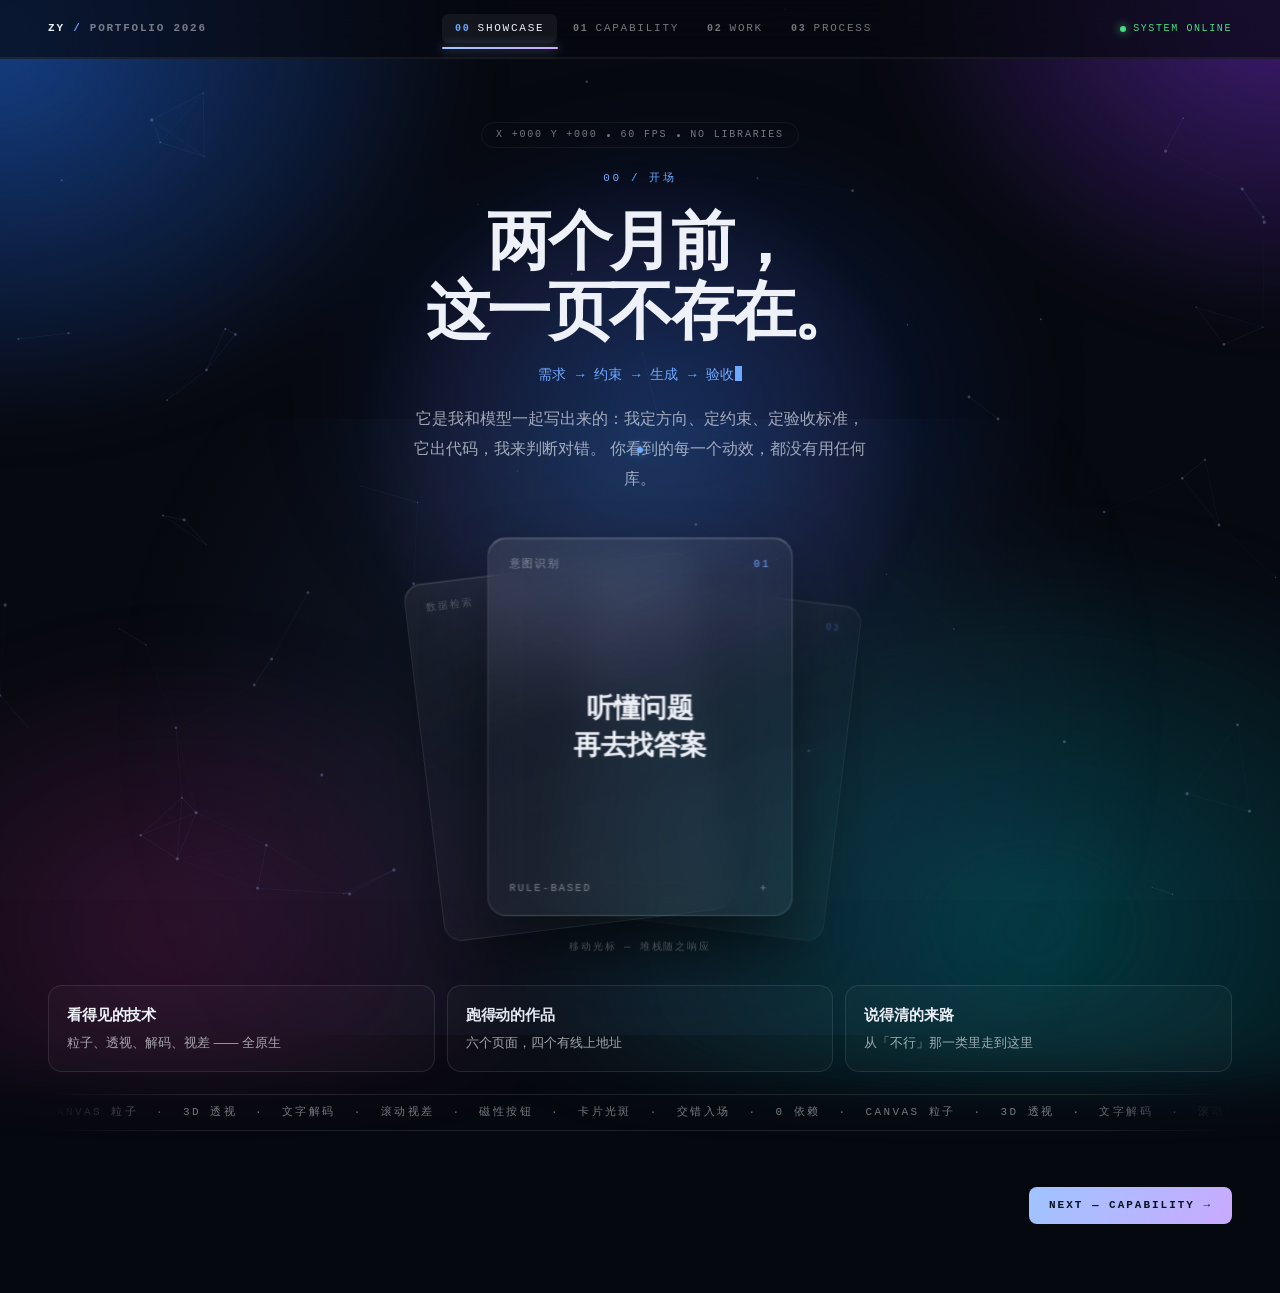
<file: index.html>
<!DOCTYPE html>
<html lang="zh-CN">

<head>
    <meta charset="UTF-8">
    <meta name="viewport" content="width=device-width, initial-scale=1.0">
    <title>张欣阳 / Portfolio 2026</title>
    <meta name="description" content="张欣阳 · 江西职业技术大学 · 用 AI 把想法做出来">
    <link rel="stylesheet" href="index.css?v=18">
</head>

<body>

    <!-- 背景层 -->
    <div class="mesh"></div>
    <div class="grain"></div>
    <canvas id="xingxing"></canvas>
    <div class="cursor-glow" id="cursorGlow"></div>
    <div class="cursor-dot" id="cursorDot"></div>

    <!-- 顶部仪表盘 -->
    <header class="chrome">
        <div class="chrome-in">
            <span class="brand">ZY<em>/</em><span>PORTFOLIO 2026</span></span>
            <nav class="nav">
                <button class="tab active" data-page="p0"><b>00</b>SHOWCASE</button>
                <button class="tab" data-page="p1"><b>01</b>CAPABILITY</button>
                <button class="tab" data-page="p2"><b>02</b>WORK</button>
                <button class="tab" data-page="p3"><b>03</b>PROCESS</button>
            </nav>
            <span class="live"><i></i>SYSTEM ONLINE</span>
        </div>
        <div class="progress"><div class="progress-bar" id="progressBar"></div></div>
    </header>

    <!-- ══════════ 00 SHOWCASE ══════════ -->
    <main class="scene active" id="p0">
        <section class="reel">
            <div class="hud">
                <span id="hudXY">X +000 Y +000</span>
                <span class="hud-dot"></span>
                <span id="hudFPS">60 FPS</span>
                <span class="hud-dot"></span>
                <span>NO LIBRARIES</span>
            </div>

            <p class="eyebrow reveal">00 / 开场</p>
            <h1 class="reveal">两个月前，<br>这一页不存在。</h1>

            <p class="type-line reveal">
                <span id="p0type"></span><span class="caret-blink"></span>
            </p>

            <p class="lede reveal">
                它是我和模型一起写出来的：我定方向、定约束、定验收标准，它出代码，我来判断对错。
                你看到的每一个动效，都没有用任何库。
            </p>

            <div class="hero-stack" id="stack">
                <article class="gcard" data-depth="0">
                    <div class="gcard-top"><span>意图识别</span><i>01</i></div>
                    <p class="gcard-big">听懂问题<br>再去找答案</p>
                    <div class="gcard-foot"><span>RULE-BASED</span><span>＋</span></div>
                </article>
                <article class="gcard" data-depth="1">
                    <div class="gcard-top"><span>数据检索</span><i>02</i></div>
                    <p class="gcard-big">答案不在模型里<br>在数据里</p>
                    <div class="gcard-foot"><span>FILTER / FIND</span><span>＋</span></div>
                </article>
                <article class="gcard" data-depth="2">
                    <div class="gcard-top"><span>输出验收</span><i>03</i></div>
                    <p class="gcard-big">它写得快<br>判断得由我来</p>
                    <div class="gcard-foot"><span>REVIEW</span><span>＋</span></div>
                </article>
                <div class="stack-hint">移动光标 — 堆栈随之响应</div>
            </div>

            <div class="caps reveal">
                <button class="cap" data-goto="p1">
                    <b>看得见的技术</b>
                    <span>粒子、透视、解码、视差 —— 全原生</span>
                </button>
                <button class="cap" data-goto="p2">
                    <b>跑得动的作品</b>
                    <span>六个页面，四个有线上地址</span>
                </button>
                <button class="cap" data-goto="p3">
                    <b>说得清的来路</b>
                    <span>从「不行」那一类里走到这里</span>
                </button>
            </div>

            <div class="marquee reveal">
                <div class="marquee-in">
                    <span>CANVAS 粒子</span><span>·</span><span>3D 透视</span><span>·</span>
                    <span>文字解码</span><span>·</span><span>滚动视差</span><span>·</span>
                    <span>磁性按钮</span><span>·</span><span>卡片光斑</span><span>·</span>
                    <span>交错入场</span><span>·</span><span>0 依赖</span><span>·</span>
                    <span>CANVAS 粒子</span><span>·</span><span>3D 透视</span><span>·</span>
                    <span>文字解码</span><span>·</span><span>滚动视差</span><span>·</span>
                    <span>磁性按钮</span><span>·</span><span>卡片光斑</span><span>·</span>
                    <span>交错入场</span><span>·</span><span>0 依赖</span><span>·</span>
                </div>
            </div>
        </section>

        <div class="pager">
            <span></span>
            <button class="pager-btn" data-goto="p1">NEXT — CAPABILITY →</button>
        </div>
    </main>

    <!-- ══════════ 01 CAPABILITY ══════════ -->
    <main class="scene" id="p1">

        <section class="hero">
            <div class="hero-grid solo">
                <div class="hero-copy">
                    <p class="eyebrow reveal">意图识别 · 数据检索 · 输出验收</p>
                    <h1 class="reveal" data-decode>AI 降低的是门槛，抬高的是判断。</h1>
                    <p class="lede reveal">
                        这个页面本身，就是「把模型用出结果」的证明：<br>
                        方向、需求、验收由我定；实现由我和模型一起产出。
                        两个月前，我还没独立做出过一个能上线的东西。
                    </p>
                    <div class="hero-meta reveal">
                        <span>移动互联 2604</span>
                        <span>江西职业技术大学</span>
                        <span>2029 届</span>
                    </div>
                </div>


            </div>
        </section>

        <section class="band reveal">
            <div class="band-in">
                <div><b class="n" data-n="2">0</b><span>个月做出线上作品</span></div>
                <div><b class="n" data-n="6">0</b><span>个完整练习</span></div>
                <div><b class="n" data-n="4">0</b><span>个线上作品</span></div>
                <div><b class="n" data-n="0">0</b><span>个第三方库</span></div>
            </div>
        </section>

        <section class="sec">
            <p class="eyebrow reveal">LIVE DEMO</p>
            <h2 class="reveal">课表助手 <em>规则版</em></h2>
            <p class="lede reveal">
                它听懂的只有四种问法：哪一天、第几节、哪门课、一共几门。
                认出意图，再去数据里检索——所有大模型应用最底下的那一层，就是这个。
            </p>

            <div class="console reveal">
                <div class="console-top">
                    <span>ASK / 输入问题</span>
                    <span class="dots"><i></i><i></i><i></i></span>
                </div>
                <div class="console-in">
                    <input id="wenti" type="text" placeholder="周一有什么课" autocomplete="off">
                    <button id="fasong">ASK</button>
                </div>
                <div class="chips">
                    <span class="chip">周一有什么课</span>
                    <span class="chip">一共几门课</span>
                    <span class="chip">周三第3节在哪上</span>
                    <span class="chip">体育课在哪上</span>
                </div>
                <div class="huida" id="huida">等待输入 — 问我课表的事。</div>
                <p class="console-note">
                    它答得对，不是因为它聪明，是因为我把四种意图的判断写清楚了。
                </p>
            </div>
        </section>

        <section class="sec">
            <p class="eyebrow reveal">METHOD</p>
            <h2 class="reveal">三步，缺一不可</h2>
            <div class="cols">
                <div class="col reveal">
                    <span class="col-n">01</span>
                    <h3>需求即规格</h3>
                    <p>说不清要什么，它就给你一个看起来对、其实不能用的东西。模糊是我的问题，不是它的。</p>
                </div>
                <div class="col reveal">
                    <span class="col-n">02</span>
                    <h3>生成即草稿</h3>
                    <p>它几秒给出初版，这是它最强的地方。但草稿不是成品，中间隔着判断。</p>
                </div>
                <div class="col reveal">
                    <span class="col-n">03</span>
                    <h3>验收即能力</h3>
                    <p>跑标准、看报错、定位根因。能让它把活干对的人，才真正用它。</p>
                </div>
            </div>

            <div class="prompt-grid">
                <div class="prompt reveal">
                    <div class="prompt-label">有效的一条</div>
                    <p>“数据在一个数组里。点空格子弹出表单，确认后写进数组并存入 localStorage。要求：不刷新、提交后关闭表单、错误用提示条而不是 alert。”</p>
                    <span class="prompt-why">数据在哪 · 交互是什么 · 不能做什么</span>
                </div>
                <div class="prompt reveal">
                    <div class="prompt-label">无效的一条</div>
                    <p>“帮我写个课程表。”</p>
                    <span class="prompt-why">它给了我一个写死数据的静态表格——因为我自己也不知道要什么</span>
                </div>
            </div>
        </section>

        <section class="sec">
            <p class="eyebrow reveal">PIPELINE</p>
            <h2 class="reveal">它每一步在干什么</h2>
            <p class="lead reveal">没有魔法。一句话进来，走完这四步，出去一个答案。</p>

            <div class="pipe reveal">
                <div class="pipe-in">
                    <span class="node">你的一句话</span>
                    <span class="link"><i></i></span>
                    <span class="node">认出问的是哪类</span>
                    <span class="link"><i></i></span>
                    <span class="node">去数据里找</span>
                    <span class="link"><i></i></span>
                    <span class="node ans">组织成回答</span>
                </div>
                <p class="pipe-note">大模型应用也是这样走的，只是第二步由模型来做，第三步检索的是一整个语料库。</p>
            </div>
        </section>

        <section class="sec">
            <p class="eyebrow reveal">PITFALLS</p>
            <h2 class="reveal">我踩过的五个坑</h2>
            <p class="lead reveal">每一条都改了不止一遍。</p>

            <div class="pits">
                <div class="pit reveal">
                    <span class="pit-n">01</span>
                    <div>
                        <h3>删了元素，没删数据</h3>
                        <p>页面刷新之后，删掉的行又回来了。后来明白：页面只是影子，改数据才算数。</p>
                    </div>
                </div>
                <div class="pit reveal">
                    <span class="pit-n">02</span>
                    <div>
                        <h3>监听器写在了渲染函数里</h3>
                        <p>每渲染一次多一个监听器，控制台越点报错越多。改成绑在不变的父元素上，只绑一次。</p>
                    </div>
                </div>
                <div class="pit reveal">
                    <span class="pit-n">03</span>
                    <div>
                        <h3>1fr 不是「可以随便小」</h3>
                        <p>它能缩到的最小值，是里面内容的最小宽度。六列挤在手机宽度里，字全被压扁。</p>
                    </div>
                </div>
                <div class="pit reveal">
                    <span class="pit-n">04</span>
                    <div>
                        <h3>计时器变量声明在了函数里</h3>
                        <p>每次点击都是全新的一对变量，上一轮那两条计时器根本没被清掉——提示条提前消失。</p>
                    </div>
                </div>
                <div class="pit reveal">
                    <span class="pit-n">05</span>
                    <div>
                        <h3>写完不看就跑</h3>
                        <p>购物车合计显示「￥8」，实际应该是「￥1984」。数字自己会喊，只是我没抬头看。</p>
                    </div>
                </div>
            </div>
        </section>

        <section class="sec">
            <p class="eyebrow reveal">CASE / 我抓到它一个错</p>
            <h2 class="reveal">页面看着没事，控制台在喊</h2>
            <div class="case reveal">
                <p class="case-text">
                    AI 把点击监听器写进了渲染函数里。每渲染一次，就多一个监听器；
                    旧的还在，只是它手里的行已经被删掉了。
                </p>
                <pre class="code"><span class="c-dim">// 控制台</span>
Cannot set properties of undefined (setting 'gou')

<span class="c-dim">// 根因：旧监听器拿到已删除的行，indexOf 返回 -1</span>
const c = Array.from(document.querySelectorAll(".hang")).indexOf(hang)
dingdan[-1].gou = true          <span class="c-bad">// 崩在这里</span>

<span class="c-dim">// 改法：只绑一次，绑在不会重建的父元素上</span>
kapianzubox.addEventListener("click", ...)</pre>
                <p class="case-text">
                    <b>AI 会犯错。我的用处，就是能指出它错在哪。</b>
                </p>
            </div>
        </section>

        <div class="pager">
            <button class="pager-btn" data-goto="p2">NEXT — WORK →</button>
        </div>
    </main>

    <!-- ══════════ 02 WORK ══════════ -->
    <main class="scene" id="p2">

        <section class="hero short">
            <p class="eyebrow reveal">01 — 02 / WORK</p>
            <h1 class="reveal" data-decode>能被使用，才叫作品。</h1>
            <p class="lede reveal">
                下面六个都能上手：四个有线上地址，两个直接在页面里玩。没有截图，没有 PPT。</p>
        </section>

        <section class="sec tight">
            <div class="rail" id="rail">
                <article class="work reveal">
                    <div class="work-head"><span>01 / 主作品</span><i>LIVE</i></div>
                    <h3>我的课程表</h3>
                    <p>点空格子加课，点课程删除，数据存在浏览器里。桌面上是一张表，手机上自动重排。</p>
                    <div class="mini-tel">
                        <div class="mt-bar"><span></span><span></span><span></span></div>
                        <div class="mt-body">
                            <div class="mt-row"><i>周一</i><em>高数</em><em>英语</em><em>体育</em></div>
                            <div class="mt-row"><i>周二</i><em>C语言</em><em>HTML5</em><em class="empty">＋</em></div>
                            <div class="mt-row"><i>周三</i><em>高数</em><em>JavaScript</em><em class="empty">＋</em></div>
                            <div class="mt-row"><i>周四</i><em>英语</em><em class="empty">＋</em><em>数据库</em></div>
                            <div class="mt-row"><i>周五</i><em class="empty">＋</em><em>移动应用</em><em>就业指导</em></div>
                        </div>
                    </div>
                    <a class="btn main" href="https://chineselamb.github.io/kecheng/" target="_blank"
                        rel="noreferrer">打开线上作品 ↗</a>
                </article>

                <article class="work reveal">
                    <div class="work-head"><span>02 / 组件</span><i>DEMO</i></div>
                    <h3>轮播图</h3>
                    <p>3 秒自动播放，手动切换后重新计时。最后一张往后回到第一张。</p>
                    <div class="lunbo">
                        <div class="track"></div>
                        <div class="zuo">‹</div>
                        <div class="you">›</div>
                        <div class="diandian"></div>
                    </div>
                </article>

                <article class="work reveal">
                    <div class="work-head"><span>03 / 组件</span><i>DEMO</i></div>
                    <h3>课程表渲染</h3>
                    <p>数据驱动：数组变了，表格跟着变。点一门课试试。</p>
                    <div class="xiaokebiao">
                        <div class="xk-head"><span></span><span>一</span><span>二</span><span>三</span><span>四</span><span>五</span></div>
                        <div class="xk-body"></div>
                    </div>
                </article>
                <article class="work reveal">
                    <div class="work-head"><span>04 / 页面</span><i>LIVE</i></div>
                    <h3>购物车</h3>
                    <p>数量加减、小计合计、全选联动。窄屏自动重排成卡片。</p>
                    <a class="btn main" href="work/gouwuche/index.html" target="_blank" rel="noreferrer">打开 ↗</a>
                </article>

                <article class="work reveal">
                    <div class="work-head"><span>05 / 页面</span><i>LIVE</i></div>
                    <h3>待付款订单</h3>
                    <p>整页由数组渲染：全选、算账、取消一行，数据改完再重画。</p>
                    <a class="btn main" href="work/dingdan/index.html" target="_blank" rel="noreferrer">打开 ↗</a>
                </article>

                <article class="work reveal">
                    <div class="work-head"><span>06 / 页面</span><i>LIVE</i></div>
                    <h3>商品列表</h3>
                    <p>网格布局的商品墙，窗口变窄自动换列。</p>
                    <a class="btn main" href="work/shangpin/index.html" target="_blank" rel="noreferrer">打开 ↗</a>
                </article>

            </div>
            <p class="rail-hint">← 横向滚动查看更多 →</p>
        </section>

        <section class="sec">
            <p class="eyebrow reveal">CODE</p>
            <h2 class="reveal">这段订单页代码，我改了三次</h2>
            <p class="lead reveal">事件委托的最终版。滚到这儿，它会自己打出来。</p>

            <div class="codewin reveal">
                <div class="codewin-bar">
                    <span class="dots"><i></i><i></i><i></i></span>
                    <span>dingdan / 待付款订单.js</span>
                    <span class="codewin-lang">JavaScript</span>
                </div>
                <pre class="typer"><code id="typerCode"></code></pre>
            </div>
        </section>

        <section class="sec">
            <p class="eyebrow reveal">PROCESS</p>
            <h2 class="reveal">一个课表，三个版本</h2>
            <div class="versions">
                <div class="ver reveal">
                    <span class="ver-n">V1</span>
                    <h3>把监听器绑在每一行</h3>
                    <p>行一删就失效，新生成的行没有任何反应。当时以为是浏览器的错。</p>
                </div>
                <div class="ver reveal">
                    <span class="ver-n">V2</span>
                    <h3>搬进渲染函数</h3>
                    <p>能用了，但每渲染一次就多一个监听器，控制台越点报错越多。</p>
                </div>
                <div class="ver reveal">
                    <span class="ver-n">V3</span>
                    <h3>绑在不会死的父元素上</h3>
                    <p>一个监听器管所有行，无论重建多少次。这才是事件委托。</p>
                </div>
            </div>
            <p class="lede reveal" style="margin-top:18px">
                手机上还崩过一次：六列挤进 343 像素，字被压成一条。<br>
                后来改成卡片单列、每行自己重排——这些过程比结果更能说明问题。
            </p>
        </section>

        <div class="pager">
            <button class="pager-btn ghost" data-goto="p1">← BACK</button>
            <button class="pager-btn" data-goto="p3">NEXT — PROCESS →</button>
        </div>
    </main>

    <!-- ══════════ 03 PROCESS ══════════ -->
    <main class="scene" id="p3">

        <section class="hero short">
            <p class="eyebrow reveal">02 — 03 / PROCESS</p>
            <h1 class="reveal">从「不行」那一类里，<br>走到这里。</h1>
            <p class="lede reveal">
                这条路我走过三次想放弃。
            </p>
        </section>

        <!-- 我的故事 -->
        <section class="sec">
            <p class="eyebrow reveal">STORY</p>
            <h2 class="reveal">我的故事</h2>

            <div class="story reveal" id="storycine">
                <p>中职那几年，我大概是被默认归到「不行」那一类里的。</p>
                <p>学校强制住宿，周六下午才放人。我骑车在街上绕，一圈又一圈——不是想去哪儿，是不知道能去哪儿。风打在脸上，脑子里是空的。</p>
                <p>高二那年，一个同学把我拽去面试竞赛班。教室在四楼最里头，我站在门口没敢进。我对计算机一窍不通，连打字都要低头找键。</p>
                <p>但屏幕亮起来的那一刻，我第一次觉得有一样东西是我能看懂的：一行字，换一个词，颜色就变了。那是我自己敲出来的。</p>
                <p>那半年我几乎住在机房里。放学别人去打球，我留下来把白天没看懂的标签一个一个试过去。第一次让一张图片居中，我截了图发给同学，他回了一个「牛」。</p>
                <p>后来我进了竞赛班。每周三晚上训练，我坐在最后一排，听得一知半解，回去再查一遍。慢慢地，别人说的话我能听懂一半了。</p>
                <p>第一个比赛很简单。我提前想好了拿奖之后第一个电话打给谁。结果公布那天，名单上没有我。</p>
                <p>接下来两个更难。人工智能要学 Python，应用软件开发要学 Java、Vue、MySQL。我连「变量」是什么都说不清，别人翻两页的书，我要读一整晚。</p>
                <p>那阵子我怀疑的不是别人信不信我，是我到底能不能学会。</p>
                <p>后来我每天学到深夜，台灯亮到宿管来敲门。那两个比赛，一个拿的是人工智能，一个拿的是应用软件开发。</p>
                <p>是她把我拉进去的。改变一个人的方向，有时候只要一句「你要不要来试试」。要不是她，我这辈子可能都不会往计算机这边走。</p>
                <p>回头看，我人生里每一次转弯，都不是我自己拐的——有人拉我，有人推我，有人在前面先替我试了一次。</p>
                <blockquote>这一次，我想自己推自己一把。</blockquote>
            </div>
        </section>

        <section class="sec tight">
            <div class="doubt-list">
                <div class="doubt reveal">
                    <span class="doubt-n">01</span>
                    <div>
                        <h3>“这些练习到底有没有用”</h3>
                        <p>连着几周做同一类页面，每天写的东西长得差不多，我开始觉得在原地打转。</p>
                        <p class="fix">校准：把同一个东西写三遍之后，手会记住。不知道够不够用，但我知道停下来的话一定不够。</p>
                    </div>
                </div>
                <div class="doubt reveal">
                    <span class="doubt-n">02</span>
                    <div>
                        <h3>“AI 几秒钟就能做完，我学它干嘛”</h3>
                        <p>我让 AI 写了一遍我苦思半天的功能，几秒钟。那种感觉很糟——我花的时间还有什么意义。</p>
                        <p class="fix">校准：后来它写错了一个地方，是我第一个看出来的。它替我打字，判断还得我来。</p>
                    </div>
                </div>
                <div class="doubt reveal">
                    <span class="doubt-n">03</span>
                    <div>
                        <h3>“我是不是学得太慢”</h3>
                        <p>两个月才做出一个课表，别人可能一周就做完了。我分不清自己是慢，还是只是在按自己的方式走。</p>
                        <p class="fix">校准：不知道。但两年前我连标签是什么都不知道。</p>
                    </div>
                </div>
            </div>

            <div class="creed reveal">
                <p>我来这里，最直接的原因是：<b>一个人摸索两个月，我分不清哪些是必经之路，哪些是我走了弯路。</b></p>
                <p>我需要有人告诉我：哪一步是弯路，哪一步是必经的。</p>
            </div>
        </section>

        <section class="sec">
            <p class="eyebrow reveal">NEXT 90 DAYS</p>
            <h2 class="reveal">接下来想学的</h2>
            <div class="plan">
                <div class="plan-row reveal"><b>接入大模型接口</b><span>把规则版助手换成真正听懂话的模型。链路我已经想清楚：输入 → 请求 → 渲染回答。</span></div>
                <div class="plan-row reveal"><b>让几个 AI 分工</b><span>一句话进来，拆成子任务，几个 AI 并行做完再汇总——一个人做不完的活。</span></div>
                <div class="plan-row reveal"><b>让课表能换设备</b><span>加导出 / 导入，换台电脑、换台手机，数据都能带走。</span></div>
            </div>
        </section>

        <footer class="foot">
            <p class="eyebrow">SCAN / 扫码打开</p>
            <img class="erweima" src="erweima.png" alt="扫码打开本页">
            <p class="foot-link">chineselamb.github.io/zuopin/</p>
            <p class="foot-mine">张欣阳 · 江西职业技术大学 · 移动互联 2604</p>
        </footer>

        <div class="pager">
            <button class="pager-btn ghost" data-goto="p2">← BACK</button>
        </div>
    </main>

    <script src="index.js?v=21"></script>
</body>

</html>
</file>
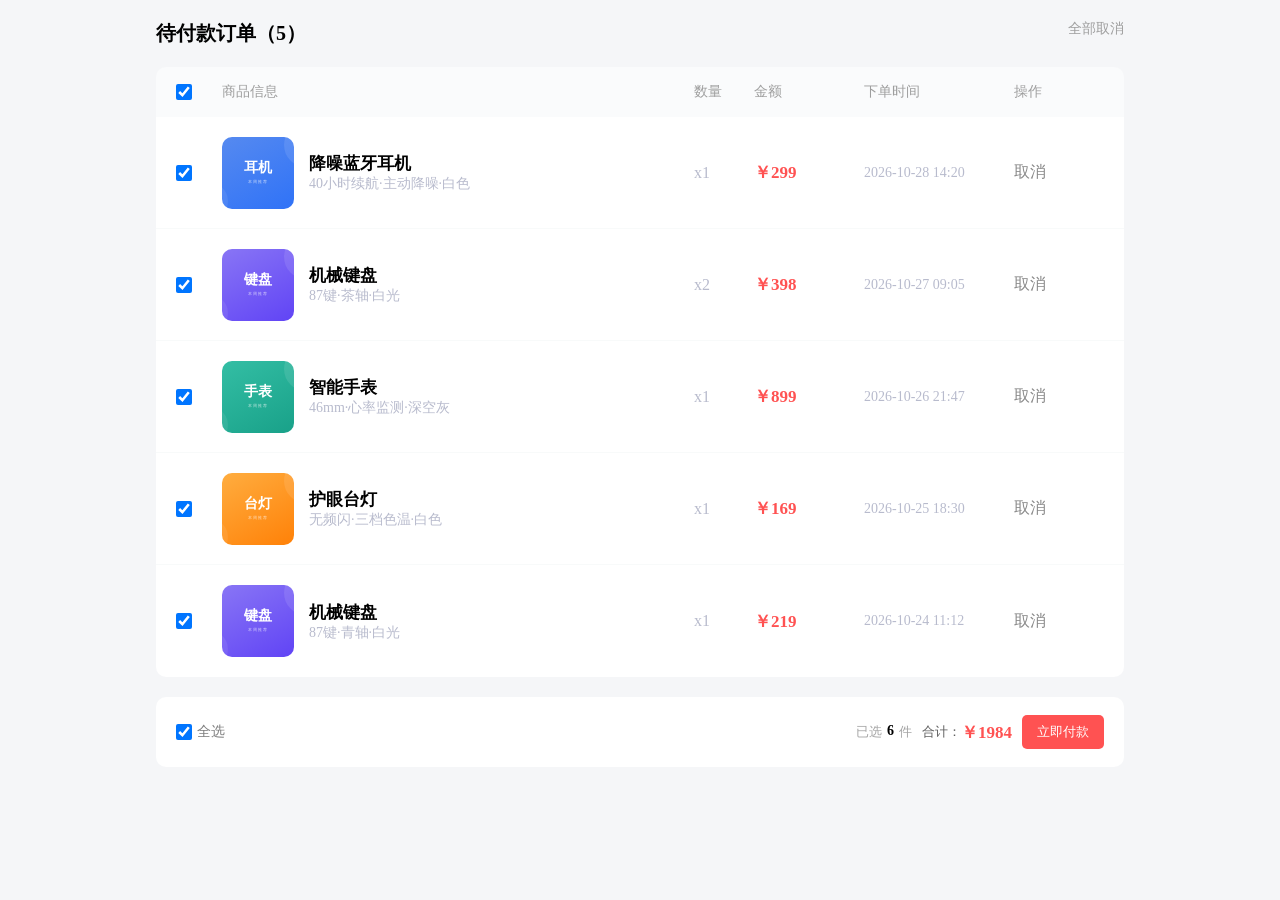
<file: work/dingdan/index.html>
<!DOCTYPE html>
<html lang="en">

<head>
    <meta charset="UTF-8">
    <meta name="viewport" content="width=device-width, initial-scale=1.0">
    <title>Document</title>
    <link rel="stylesheet" href="待付款订单.css">
</head>

<body>
    <div class="daifukuanbox">
        <div class="top">
            <div class="topzuo">待付款订单（5）</div>
            <div class="topyou">全部取消</div>
        </div>
        <div class="kapianbox">
            <div class="shangpinxinxibox">
                <div class="shangpinxinxizuo">
                    <input type="checkbox" checked class="input1">
                    <div class="shangpinxinxi">商品信息</div>
                </div>
                <div class="shangpinxinxiyou">
                    <div class="shuliang">数量</div>
                    <div class="jiner">金额</div>
                    <div class="xiadanshijian">下单时间</div>
                    <div class="caozuo">操作</div>
                </div>
            </div>
            <div class="shujuhang">
                <div class="shujuhangzuo">
                    <input type="checkbox" checked>
                    <div class="shangpin">
                        <img src="img/erji.svg" alt="" class="shangpintu">
                        <div class="shangpinmingcheng">
                            <div class="shangpinmingchang1">降噪蓝牙耳机</div>
                            <div class="shangpinmingchang2">40小时续航·主动降噪·白色</div>
                        </div>
                    </div>
                </div>
                <div class="shujuhangyou">
                    <div class="shuliang shuliang1">x1</div>
                    <div class="jiner jiner1">￥299</div>
                    <div class="shijian shijian1">2026-10-28 14:20</div>
                    <div class="caozuo caozuo1">取消</div>
                </div>
            </div>
            <div class="shujuhang">
                <div class="shujuhangzuo">
                    <input type="checkbox" checked>
                    <div class="shangpin">
                        <img src="img/jianpan.svg" alt="" class="shangpintu">
                        <div class="shangpinmingcheng">
                            <div class="shangpinmingchang1">机械键盘</div>
                            <div class="shangpinmingchang2">87键·茶轴·白光</div>
                        </div>
                    </div>
                </div>
                <div class="shujuhangyou">
                    <div class="shuliang shuliang1">x2</div>
                    <div class="jiner jiner1">￥398</div>
                    <div class="shijian shijian1">2026-10-27 09:05</div>
                    <div class="caozuo caozuo1">取消</div>
                </div>
            </div>
            <div class="shujuhang">
                <div class="shujuhangzuo">
                    <input type="checkbox" checked>
                    <div class="shangpin">
                        <img src="img/shoubiao.svg" alt="" class="shangpintu">
                        <div class="shangpinmingcheng">
                            <div class="shangpinmingchang1">智能手表</div>
                            <div class="shangpinmingchang2">46mm·心率监测·深空灰</div>
                        </div>
                    </div>
                </div>
                <div class="shujuhangyou">
                    <div class="shuliang shuliang1">x1</div>
                    <div class="jiner jiner1">￥899</div>
                    <div class="shijian shijian1">2026-10-26 21:47</div>
                    <div class="caozuo caozuo1">取消</div>
                </div>
            </div>
            <div class="shujuhang">
                <div class="shujuhangzuo">
                    <input type="checkbox" checked>
                    <div class="shangpin">
                        <img src="img/taideng.svg" alt="" class="shangpintu">
                        <div class="shangpinmingcheng">
                            <div class="shangpinmingchang1">护眼台灯</div>
                            <div class="shangpinmingchang2">无频闪·三档色温·白色</div>
                        </div>
                    </div>
                </div>
                <div class="shujuhangyou">
                    <div class="shuliang shuliang1">x1</div>
                    <div class="jiner jiner1">￥169</div>
                    <div class="shijian shijian1">2026-10-25 18:30</div>
                    <div class="caozuo caozuo1">取消</div>
                </div>
            </div>
            <div class="shujuhang ">
                <div class="shujuhangzuo">
                    <input type="checkbox" checked>
                    <div class="shangpin">
                        <img src="img/jianpan.svg" alt="" class="shangpintu">
                        <div class="shangpinmingcheng">
                            <div class="shangpinmingchang1">机械键盘</div>
                            <div class="shangpinmingchang2">87键·青轴·白光</div>
                        </div>
                    </div>
                </div>
                <div class="shujuhangyou">
                    <div class="shuliang shuliang1">x1</div>
                    <div class="jiner jiner1">￥219</div>
                    <div class="shijian shijian1">2026-10-24 11:12</div>
                    <div class="caozuo caozuo1">取消</div>
                </div>
            </div>
        </div>
        <div class="dibubox">
            <div class="dibuyou">
                <input type="checkbox" checked>
                <div class="quanxuan">全选</div>
            </div>
            <div class="dibuzuo">
                <div class="ysj">
                    <div class="yixuan">已选</div>
                    <div class="zongshu">6</div>
                    <div class="jian">件</div>
                </div>
                <div class="hejibox">
                    <div class="heji">合计：</div>
                    <div class="zongjiner">￥1984</div>
                </div>
                <div class="lijifukuan">立即付款</div>
            </div>
        </div>
    </div>
</body>
<script src="待付款订单.js">
</script>

</html>
</file>
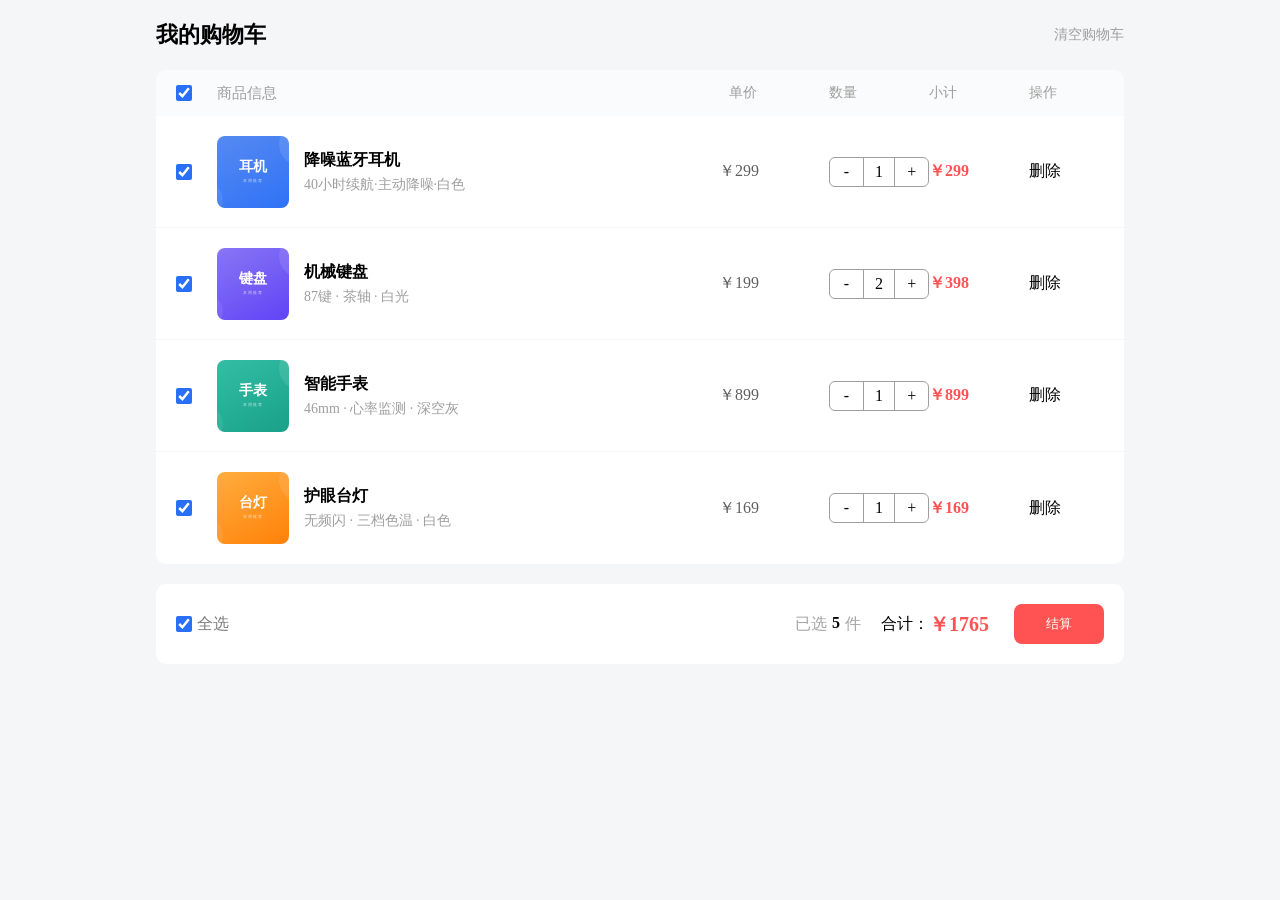
<file: work/gouwuche/index.html>
<!DOCTYPE html>
<html lang="en">

<head>
    <meta charset="UTF-8">
    <meta name="viewport" content="width=device-width, initial-scale=1.0">
    <title>Document</title>
    <link rel="stylesheet" href="购物车.css">
</head>

<body>
    <div class="gowuboxx">
        <div class="top">
            <div class="wodegowuche">我的购物车</div>
            <div class="qingkong">清空购物车</div>
        </div>
        <div class="gowuchebox">
            <div class="gowuchetop">
                <div class="zuo">
                    <input type="checkbox" checked class="goxuan">
                    <div class="shangpinxinxi">商品信息</div>
                </div>
                <div class="you">
                    <div class="xinxi">
                        <div class="xinxi1">单价</div>
                        <div class="xinxi1">数量</div>
                        <div class="xinxi1">小计</div>
                        <div class="xinxi1">操作</div>
                    </div>
                </div>
            </div>
            <div class="shangpinbox">
                <div class="shangpin bordershang">
                    <div class="zuo">
                        <input type="checkbox" checked class="goxuan">
                        <div class="jieshaobox">
                            <img src="img/erji.svg" alt="" class="shangpintu">
                            <div class="shangpinxinxihezi">
                                <div class="shangpinmingcheng">降噪蓝牙耳机</div>
                                <div class="shangpinjianjie">40小时续航·主动降噪·白色</div>
                            </div>
                        </div>
                    </div>
                    <div class="you1">
                        <div class="jiage">￥299</div>
                        <div class="jiajian">
                            <div class="jian">-</div>
                            <div class="shu">1</div>
                            <div class="jia">+</div>
                        </div>
                        <div class="xiaoji red">￥299</div>
                        <div class="shanchu">删除</div>
                    </div>
                </div>
                <div class="shangpin">
                    <div class="zuo">
                        <input type="checkbox" checked class="goxuan">
                        <div class="jieshaobox">
                            <img src="img/jianpan.svg" alt="" class="shangpintu">
                            <div class="shangpinxinxihezi">
                                <div class="shangpinmingcheng">机械键盘</div>
                                <div class="shangpinjianjie">87键 · 茶轴 · 白光</div>
                            </div>
                        </div>
                    </div>
                    <div class="you1">
                        <div class="jiage">￥199</div>
                        <div class="jiajian">
                            <div class="jian">-</div>
                            <div class="shu">2</div>
                            <div class="jia">+</div>
                        </div>
                        <div class="xiaoji red">￥398</div>
                        <div class="shanchu">删除</div>
                    </div>
                </div>
                <div class="shangpin">
                    <div class="zuo">
                        <input type="checkbox" checked class="goxuan">
                        <div class="jieshaobox">
                            <img src="img/shoubiao.svg" alt="" class="shangpintu">
                            <div class="shangpinxinxihezi">
                                <div class="shangpinmingcheng">智能手表</div>
                                <div class="shangpinjianjie">46mm · 心率监测 · 深空灰</div>
                            </div>
                        </div>
                    </div>
                    <div class="you1">
                        <div class="jiage">￥899</div>
                        <div class="jiajian">
                            <div class="jian">-</div>
                            <div class="shu">1</div>
                            <div class="jia">+</div>
                        </div>
                        <div class="xiaoji red">￥899</div>
                        <div class="shanchu">删除</div>
                    </div>
                </div>
                <div class="shangpin boderxia">
                    <div class="zuo">
                        <input type="checkbox" checked  class="goxuan">
                        <div class="jieshaobox">
                            <img src="img/taideng.svg" alt="" class="shangpintu">
                            <div class="shangpinxinxihezi">
                                <div class="shangpinmingcheng">护眼台灯</div>
                                <div class="shangpinjianjie">无频闪 · 三档色温 · 白色</div>
                            </div>
                        </div>
                    </div>
                    <div class="you1">
                        <div class="jiage">￥169</div>
                        <div class="jiajian">
                            <div class="jian">-</div>
                            <div class="shu">1</div>
                            <div class="jia">+</div>
                        </div>
                        <div class="xiaoji red">￥169</div>
                        <div class="shanchu">删除</div>
                    </div>
                </div>
            </div>
        </div>
        <div class="dibu">
            <div class="zuo3">
                <input type="checkbox" checked class="zongkozhi">
                <div class="quanxuan">全选</div>
            </div>
            <div class="you3">
                <div class="quanjianbox">
                    <div class="yixuan">已选</div>
                    <div class="zong">5</div>
                    <div class="wujian">件</div>
                </div>
                <div class="hejibox">
                    <div class="heji">合计：</div>
                    <div class="zongjiner">￥1765</div>
                </div>
                <button class="jiesuan">结算</button>
            </div>
        </div>
    </div>
</body>
<script src="购物车.js"></script>

</html>
</file>
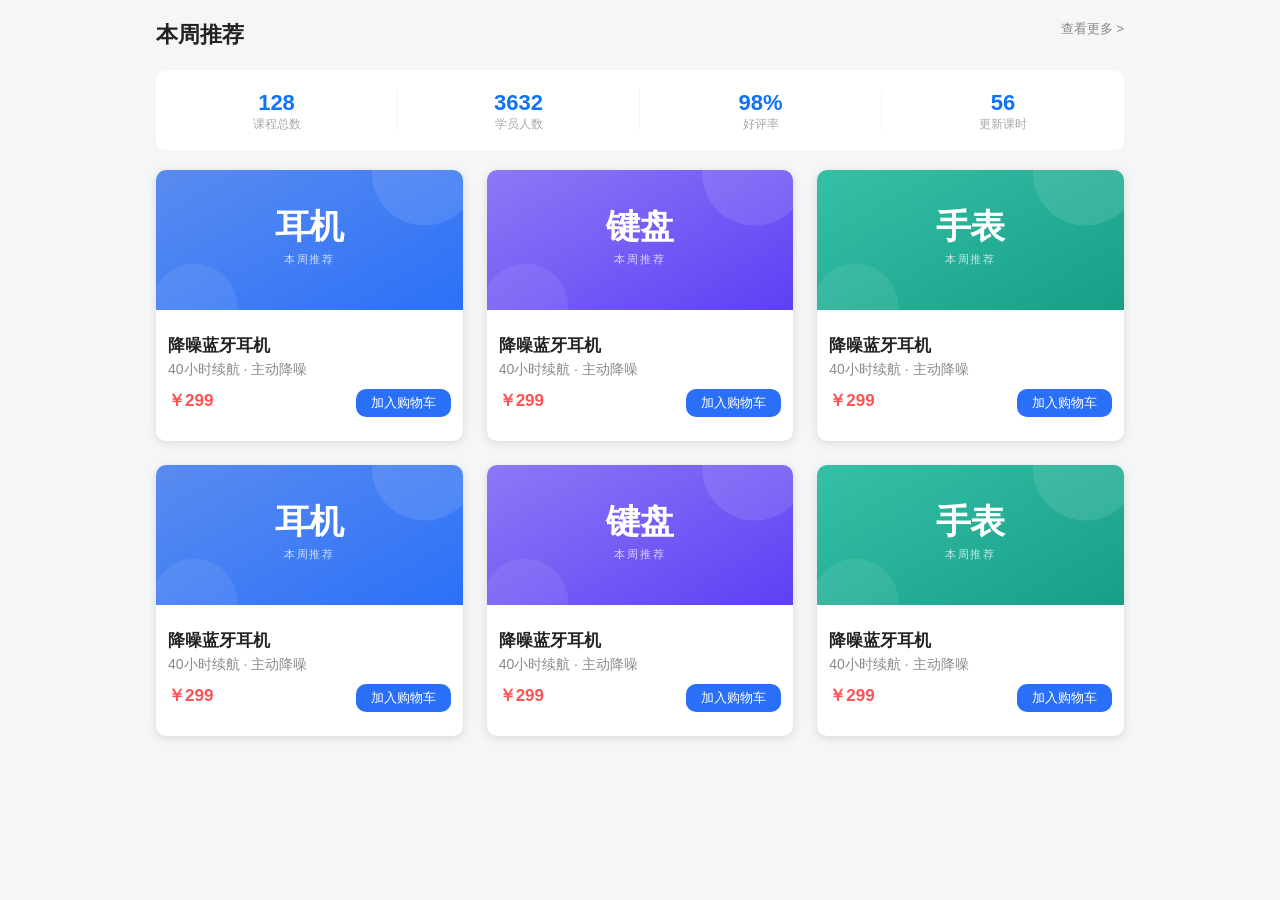
<file: work/shangpin/index.html>
<!DOCTYPE html>
<html lang="zh-CN">

<head>
    <meta charset="UTF-8">
    <meta name="viewport" content="width=device-width, initial-scale=1.0">
    <title>商品列表</title>
    <link rel="stylesheet" href="style.css">
</head>

<body>
    <div class="zongbox">
        <div class="top">
            <div class="benzho">本周推荐 </div>
            <div class="chakan">查看更多 ></div>
        </div>
        <div class="shujubox">
            <div class="shujuxiaobox">
                <div class="shuju">
                    <div class="tongji">128</div>
                    <div class="xingxi">课程总数</div>
                </div>
                <div class="shuju">
                    <div class="tongji">3632</div>
                    <div class="xingxi">学员人数</div>
                </div>
            </div>
            <div class="shujuxiaobox2">
                <div class="shuju">
                    <div class="tongji">98%</div>
                    <div class="xingxi">好评率</div>
                </div>
                <div class="shuju">
                    <div class="tongji">56</div>
                    <div class="xingxi">更新课时</div>
                </div>
            </div>
        </div>
        <div class="kapianbox">
            <div class="kapian">
                <img class="kapianimg" src="img/erji.svg" alt="">
                <div class="gomaibox">
                    <div class="shangpinmingcheng">降噪蓝牙耳机</div>
                    <div class="jieshao">40小时续航 · 主动降噪</div>
                    <div class="gomai">
                        <div class="jiage">￥299</div>
                        <div class="gowuche">加入购物车</div>
                    </div>
                </div>
            </div>
            <div class="kapian">
                <img class="kapianimg" src="img/jianpan.svg" alt="">
                <div class="gomaibox">
                    <div class="shangpinmingcheng">降噪蓝牙耳机</div>
                    <div class="jieshao">40小时续航 · 主动降噪</div>
                    <div class="gomai">
                        <div class="jiage">￥299</div>
                        <div class="gowuche">加入购物车</div>
                    </div>
                </div>
            </div>
            <div class="kapian">
                <img class="kapianimg" src="img/shoubiao.svg" alt="">
                <div class="gomaibox">
                    <div class="shangpinmingcheng">降噪蓝牙耳机</div>
                    <div class="jieshao">40小时续航 · 主动降噪</div>
                    <div class="gomai">
                        <div class="jiage">￥299</div>
                        <div class="gowuche">加入购物车</div>
                    </div>
                </div>
            </div>
            <div class="kapian">
                <img class="kapianimg" src="img/erji.svg" alt="">
                <div class="gomaibox">
                    <div class="shangpinmingcheng">降噪蓝牙耳机</div>
                    <div class="jieshao">40小时续航 · 主动降噪</div>
                    <div class="gomai">
                        <div class="jiage">￥299</div>
                        <div class="gowuche">加入购物车</div>
                    </div>
                </div>
            </div>
            <div class="kapian">
                <img class="kapianimg" src="img/jianpan.svg" alt="">
                <div class="gomaibox">
                    <div class="shangpinmingcheng">降噪蓝牙耳机</div>
                    <div class="jieshao">40小时续航 · 主动降噪</div>
                    <div class="gomai">
                        <div class="jiage">￥299</div>
                        <div class="gowuche">加入购物车</div>
                    </div>
                </div>
            </div>
            <div class="kapian">
                <img class="kapianimg" src="img/shoubiao.svg" alt="">
                <div class="gomaibox">
                    <div class="shangpinmingcheng">降噪蓝牙耳机</div>
                    <div class="jieshao">40小时续航 · 主动降噪</div>
                    <div class="gomai">
                        <div class="jiage">￥299</div>
                        <div class="gowuche">加入购物车</div>
                    </div>
                </div>
            </div>
        </div>

    </div>
</body>

</html>
</file>
<file: index.css>
/* =========================================================
   张欣阳 / Portfolio 2026
   原生 CSS，无任何框架
   ========================================================= */

* { box-sizing: border-box; }

:root {
    --bg: #06080f;
    --ink: #eef1f7;
    --dim: rgba(238, 241, 247, .56);
    --faint: rgba(238, 241, 247, .28);
    --line: rgba(255, 255, 255, .1);
    --line-2: rgba(255, 255, 255, .06);
    --accent: #6ea8ff;
    --accent-2: #b98bff;
    --live: #4ade80;
    --mono: "SFMono-Regular", "JetBrains Mono", Consolas, monospace;
}

html { scroll-behavior: smooth; }

body {
    margin: 0;
    background: var(--bg);
    color: var(--ink);
    font: 16px/1.75 -apple-system, "Segoe UI", "Microsoft YaHei", sans-serif;
    overflow-x: hidden;
    -webkit-font-smoothing: antialiased;
}

::selection { background: rgba(110, 168, 255, .3); }

/* ── 背景：流体网格渐变 ── */
.mesh {
    position: fixed;
    inset: -20%;
    z-index: 0;
    background:
        radial-gradient(42% 48% at 14% 18%, rgba(38, 92, 180, .62), transparent 64%),
        radial-gradient(36% 42% at 86% 14%, rgba(112, 52, 190, .5), transparent 62%),
        radial-gradient(46% 50% at 72% 88%, rgba(12, 122, 130, .42), transparent 64%),
        radial-gradient(34% 38% at 24% 88%, rgba(150, 50, 120, .26), transparent 62%),
        radial-gradient(30% 34% at 52% 46%, rgba(10, 40, 90, .55), transparent 70%);
    filter: blur(30px) saturate(120%);
    animation: meshDrift 26s ease-in-out infinite alternate;
    pointer-events: none;
}

@keyframes meshDrift {
    0% { transform: translate3d(0, 0, 0) scale(1); }
    50% { transform: translate3d(-2%, 1.5%, 0) scale(1.04); }
    100% { transform: translate3d(2%, -1%, 0) scale(1.02); }
}

/* 颗粒噪点 */
.grain {
    position: fixed;
    inset: 0;
    z-index: 1;
    pointer-events: none;
    opacity: .13;
    mix-blend-mode: overlay;
    background-image: url("data:image/svg+xml,%3Csvg xmlns='http://www.w3.org/2000/svg' width='160' height='160'%3E%3Cfilter id='n'%3E%3CfeTurbulence type='fractalNoise' baseFrequency='.85' numOctaves='3'/%3E%3C/filter%3E%3Crect width='100%25' height='100%25' filter='url(%23n)'/%3E%3C/svg%3E");
}

#xingxing {
    position: fixed;
    inset: 0;
    width: 100%;
    height: 100%;
    z-index: 1;
    pointer-events: none;
    opacity: .55;
}

.cursor-glow {
    position: fixed;
    left: 0;
    top: 0;
    width: 620px;
    height: 620px;
    margin: -310px 0 0 -310px;
    border-radius: 50%;
    background: radial-gradient(circle, rgba(110, 168, 255, .16), rgba(185, 139, 255, .07) 45%, transparent 66%);
    pointer-events: none;
    z-index: 1;
    will-change: transform;
}

.cursor-dot {
    position: fixed;
    left: 0;
    top: 0;
    width: 6px;
    height: 6px;
    margin: -3px 0 0 -3px;
    border-radius: 50%;
    background: var(--accent);
    box-shadow: 0 0 12px rgba(110, 168, 255, .9);
    pointer-events: none;
    z-index: 60;
    will-change: transform;
}

/* ── 顶部仪表盘 ── */
.chrome {
    position: fixed;
    top: 0;
    left: 0;
    right: 0;
    z-index: 40;
    backdrop-filter: blur(16px);
    background: rgba(6, 8, 15, .68);
    border-bottom: 1px solid var(--line-2);
}

.chrome-in {
    max-width: 1240px;
    margin: 0 auto;
    padding: 14px 28px;
    display: flex;
    align-items: center;
    justify-content: space-between;
    gap: 16px;
}

.brand {
    font: 600 11px/1 var(--mono);
    letter-spacing: .18em;
    color: var(--ink);
    display: flex;
    align-items: center;
    gap: 8px;
    white-space: nowrap;
}

.brand em { color: var(--accent); font-style: normal; }
.brand span { color: var(--faint); letter-spacing: .16em; }

.nav { display: flex; gap: 2px; }

.tab {
    border: 0;
    background: none;
    cursor: pointer;
    font: 500 11px/1 var(--mono);
    letter-spacing: .16em;
    color: var(--faint);
    padding: 9px 13px;
    border-radius: 6px;
    display: flex;
    align-items: baseline;
    gap: 7px;
    transition: color .2s, background .2s;
    white-space: nowrap;
}

.tab b { font-weight: 600; color: var(--faint); font-size: 10px; }

.tab:hover { color: var(--ink); }

.tab.active {
    color: var(--ink);
    background: rgba(255, 255, 255, .06);
}

.tab.active b { color: var(--accent); }

.live {
    font: 500 10px/1 var(--mono);
    letter-spacing: .16em;
    color: var(--live);
    display: flex;
    align-items: center;
    gap: 7px;
    white-space: nowrap;
}

.live i {
    width: 6px;
    height: 6px;
    border-radius: 50%;
    background: var(--live);
    box-shadow: 0 0 10px var(--live);
    animation: pulse 2s infinite;
}

@keyframes pulse { 50% { opacity: .25; } }

.progress { height: 1px; background: var(--line-2); }

.progress-bar {
    height: 100%;
    width: 0;
    background: linear-gradient(90deg, var(--accent), var(--accent-2));
}

/* ── 页面切换 ── */
.scene {
    position: relative;
    z-index: 2;
    display: none;
    padding-top: 62px;
}

.scene.active {
    display: block;
    animation: sceneIn .5s cubic-bezier(.2, .75, .2, 1);
}

@keyframes sceneIn {
    from { opacity: 0; transform: translateY(18px); }
    to { opacity: 1; transform: none; }
}

/* ── 通用排版 ── */
.eyebrow {
    font: 500 11px/1.6 var(--mono);
    letter-spacing: .24em;
    color: var(--accent);
    margin: 0 0 18px;
    text-transform: uppercase;
}

h1 {
    margin: 0 0 22px;
    font-size: clamp(38px, 5.6vw, 76px);
    line-height: 1.06;
    letter-spacing: -.045em;
    font-weight: 800;
}

h2 {
    margin: 0 0 14px;
    font-size: clamp(26px, 3vw, 38px);
    letter-spacing: -.035em;
    font-weight: 800;
    line-height: 1.2;
}

h2 em {
    font-style: normal;
    font: 500 11px/1 var(--mono);
    letter-spacing: .18em;
    color: var(--faint);
    border: 1px solid var(--line);
    border-radius: 99px;
    padding: 4px 10px;
    vertical-align: middle;
    margin-left: 10px;
}

.lede {
    margin: 0 0 26px;
    font-size: 16px;
    color: var(--dim);
    max-width: 62ch;
    line-height: 1.85;
}

/* ── 首屏 ── */
.hero {
    max-width: 1240px;
    margin: 0 auto;
    padding: 70px 28px 40px;
}

.hero.short { padding-bottom: 10px; }

.hero-grid {
    display: grid;
    grid-template-columns: 1.05fr .95fr;
    gap: 40px;
    align-items: center;
}

.hero-meta {
    display: flex;
    gap: 18px;
    flex-wrap: wrap;
    font: 500 11px/1 var(--mono);
    letter-spacing: .16em;
    color: var(--faint);
    margin-top: 6px;
}

.hero-meta span { position: relative; padding-left: 14px; }

.hero-meta span::before {
    content: "";
    position: absolute;
    left: 0;
    top: 50%;
    width: 5px;
    height: 5px;
    margin-top: -2.5px;
    background: var(--accent);
    transform: rotate(45deg);
}

/* ── 3D 卡片堆 ── */
.hero-stack {
    position: relative;
    height: 430px;
    perspective: 1200px;
    perspective-origin: 50% 50%;
}

.hero-stack::before {
    content: "";
    position: absolute;
    inset: -20%;
    background: radial-gradient(circle at 50% 50%, rgba(110, 168, 255, .12), transparent 60%);
    pointer-events: none;
}

.gcard {
    position: absolute;
    left: 50%;
    top: 50%;
    width: 290px;
    height: 360px;
    margin: -180px 0 0 -145px;
    padding: 20px;
    border-radius: 18px;
    border: 1px solid rgba(255, 255, 255, .14);
    background:
        linear-gradient(160deg, rgba(255, 255, 255, .1), rgba(255, 255, 255, .02) 42%, rgba(255, 255, 255, .04));
    backdrop-filter: blur(14px);
    box-shadow:
        0 30px 60px rgba(0, 0, 0, .45),
        inset 0 1px 0 rgba(255, 255, 255, .22);
    display: flex;
    flex-direction: column;
    justify-content: space-between;
    transform-style: preserve-3d;
    transition: transform .5s cubic-bezier(.2, .75, .2, 1);
    will-change: transform;
}

.gcard[data-depth="0"] { transform: translate3d(0, 0, 60px); z-index: 3; }
.gcard[data-depth="1"] { transform: translate3d(-72px, 20px, 0) rotate(-7deg); z-index: 2; opacity: .55; }
.gcard[data-depth="2"] { transform: translate3d(72px, 34px, -80px) rotate(7deg); z-index: 1; opacity: .35; }

/* 后两张只留标签，避免文字叠在一起 */
.gcard[data-depth="1"] .gcard-big,
.gcard[data-depth="2"] .gcard-big,
.gcard[data-depth="1"] .gcard-foot,
.gcard[data-depth="2"] .gcard-foot { opacity: 0; }

.gcard-top {
    display: flex;
    justify-content: space-between;
    align-items: center;
    font: 500 10px/1 var(--mono);
    letter-spacing: .2em;
    color: var(--faint);
}

.gcard-top i { font-style: normal; color: var(--accent); }

.gcard-big {
    margin: 0;
    font-size: 26px;
    font-weight: 700;
    line-height: 1.35;
    letter-spacing: -.03em;
}

.gcard-foot {
    display: flex;
    justify-content: space-between;
    font: 500 10px/1 var(--mono);
    letter-spacing: .18em;
    color: var(--faint);
}

.stack-hint {
    position: absolute;
    bottom: -6px;
    left: 0;
    right: 0;
    text-align: center;
    font: 500 10px/1 var(--mono);
    letter-spacing: .18em;
    color: var(--faint);
}

/* ── 数字带 ── */
.band {
    max-width: 1240px;
    margin: 0 auto;
    padding: 10px 28px 30px;
}

.band-in {
    display: grid;
    grid-template-columns: repeat(4, 1fr);
    border-top: 1px solid var(--line);
    border-bottom: 1px solid var(--line);
}

.band-in > div {
    padding: 22px 8px;
    border-left: 1px solid var(--line-2);
    text-align: center;
}

.band-in > div:first-child { border-left: 0; }

.band-in b {
    display: block;
    font: 800 40px/1 -apple-system, "Segoe UI", sans-serif;
    letter-spacing: -.04em;
    background: linear-gradient(180deg, #fff, #7aa2ff);
    -webkit-background-clip: text;
    background-clip: text;
    color: transparent;
}

.band-in span {
    display: block;
    margin-top: 6px;
    font: 500 10.5px/1.5 var(--mono);
    letter-spacing: .16em;
    color: var(--faint);
}

/* ── 区块 ── */
.sec {
    max-width: 1240px;
    margin: 0 auto;
    padding: 46px 28px;
}

.sec.tight { padding-top: 22px; }

/* ── 控制台面板 ── */
.console {
    border: 1px solid var(--line);
    border-radius: 14px;
    background: rgba(255, 255, 255, .028);
    overflow: hidden;
    max-width: 860px;
}

.console-top {
    display: flex;
    align-items: center;
    justify-content: space-between;
    padding: 10px 16px;
    border-bottom: 1px solid var(--line-2);
    font: 500 10px/1 var(--mono);
    letter-spacing: .2em;
    color: var(--faint);
}

.dots { display: flex; gap: 5px; }

.dots i {
    width: 7px;
    height: 7px;
    border-radius: 50%;
    background: rgba(255, 255, 255, .16);
}

.console-in {
    display: flex;
    gap: 8px;
    padding: 16px 16px 0;
}

#wenti {
    flex: 1;
    min-width: 0;
    font: 400 15px/1.5 -apple-system, "Microsoft YaHei", sans-serif;
    color: var(--ink);
    background: rgba(0, 0, 0, .35);
    border: 1px solid var(--line);
    border-radius: 8px;
    padding: 12px 14px;
    outline: none;
    transition: border-color .2s, box-shadow .2s;
}

#wenti::placeholder { color: var(--faint); }

#wenti:focus {
    border-color: rgba(110, 168, 255, .6);
    box-shadow: 0 0 0 3px rgba(110, 168, 255, .12);
}

#fasong {
    border: 0;
    border-radius: 8px;
    padding: 0 18px;
    font: 600 11px/1 var(--mono);
    letter-spacing: .18em;
    color: #05121f;
    background: linear-gradient(120deg, #9fc4ff, #c9aaff);
    cursor: pointer;
    transition: filter .2s, transform .15s;
}

#fasong:hover { filter: brightness(1.1); transform: translateY(-1px); }

.chips {
    display: flex;
    flex-wrap: wrap;
    gap: 7px;
    padding: 12px 16px 0;
}

.chip {
    font: 500 10.5px/1 var(--mono);
    letter-spacing: .1em;
    color: var(--dim);
    border: 1px solid var(--line);
    border-radius: 99px;
    padding: 7px 12px;
    cursor: pointer;
    transition: color .2s, border-color .2s, background .2s;
}

.chip:hover {
    color: var(--ink);
    border-color: rgba(110, 168, 255, .5);
    background: rgba(110, 168, 255, .08);
}

.huida {
    margin: 14px 16px 0;
    padding: 14px 16px;
    border-radius: 8px;
    background: rgba(110, 168, 255, .07);
    border-left: 2px solid var(--accent);
    font-size: 14.5px;
    line-height: 1.8;
    white-space: pre-line;
    min-height: 52px;
}

.console-note {
    margin: 12px 16px 16px;
    font-size: 12.5px;
    color: var(--faint);
}

/* ── 三列方法 ── */
.cols {
    display: grid;
    grid-template-columns: repeat(3, 1fr);
    gap: 0;
    border-top: 1px solid var(--line);
}

.col {
    padding: 22px 22px 22px 0;
    border-right: 1px solid var(--line-2);
}

.col:last-child { border-right: 0; padding-right: 0; }
.col:nth-child(2) { padding-left: 22px; }
.col:nth-child(3) { padding-left: 22px; }

.col-n {
    font: 600 10px/1 var(--mono);
    letter-spacing: .2em;
    color: var(--accent);
}

.col h3 {
    margin: 12px 0 8px;
    font-size: 17px;
    letter-spacing: -.01em;
}

.col p { margin: 0; font-size: 13.5px; color: var(--dim); line-height: 1.8; }

/* ── 提示词 ── */
.prompt-grid {
    display: grid;
    grid-template-columns: 1fr 1fr;
    gap: 14px;
    margin-top: 26px;
}

.prompt {
    border: 1px solid var(--line);
    border-radius: 12px;
    padding: 18px;
    background: rgba(255, 255, 255, .02);
}

.prompt-label {
    font: 500 10px/1 var(--mono);
    letter-spacing: .2em;
    color: var(--accent);
    margin-bottom: 10px;
}

.prompt p {
    margin: 0 0 10px;
    font-size: 13.5px;
    color: var(--ink);
    line-height: 1.8;
}

.prompt-why {
    font: 500 10.5px/1.6 var(--mono);
    letter-spacing: .1em;
    color: var(--faint);
}

/* ── 案例 ── */
.case {
    border: 1px solid var(--line);
    border-radius: 14px;
    padding: 22px;
    background: rgba(255, 255, 255, .02);
    max-width: 900px;
}

.case-text { margin: 0 0 14px; font-size: 14.5px; color: var(--dim); line-height: 1.85; }
.case-text b { color: var(--ink); }

.code {
    margin: 0 0 16px;
    padding: 16px 18px;
    border-radius: 10px;
    background: #04070d;
    border: 1px solid var(--line-2);
    overflow-x: auto;
    font: 12.5px/1.75 var(--mono);
    color: #c8d3e6;
}

.c-dim { color: #5a6784; }
.c-bad { color: #ff6b6b; }

/* ── 作品横排 ── */
.rail {
    display: grid;
    grid-auto-flow: column;
    grid-auto-columns: minmax(320px, 400px);
    gap: 16px;
    overflow-x: auto;
    padding-bottom: 14px;
    scroll-snap-type: x mandatory;
    scrollbar-width: thin;
    scrollbar-color: rgba(255, 255, 255, .18) transparent;
}

.rail::-webkit-scrollbar { height: 6px; }
.rail::-webkit-scrollbar-thumb { background: rgba(255, 255, 255, .16); border-radius: 99px; }

.work {
    scroll-snap-align: start;
    border: 1px solid var(--line);
    border-radius: 16px;
    padding: 20px;
    background: rgba(255, 255, 255, .025);
    display: flex;
    flex-direction: column;
    gap: 12px;
}

.work-head {
    display: flex;
    justify-content: space-between;
    font: 500 10px/1 var(--mono);
    letter-spacing: .2em;
    color: var(--faint);
}

.work-head i { font-style: normal; color: var(--live); }

.work h3 { margin: 0; font-size: 22px; letter-spacing: -.03em; }

.work p { margin: 0; font-size: 13.5px; color: var(--dim); line-height: 1.8; }

.work .btn { align-self: flex-start; margin-top: 2px; }

.rail-hint {
    font: 500 10px/1 var(--mono);
    letter-spacing: .2em;
    color: var(--faint);
    margin: 6px 0 0;
}

/* mini 课表 */
.mini-tel {
    background: rgba(0, 0, 0, .35);
    border: 1px solid var(--line-2);
    border-radius: 10px;
    overflow: hidden;
}

.mt-bar {
    display: flex;
    gap: 5px;
    padding: 8px 12px;
    border-bottom: 1px solid var(--line-2);
}

.mt-bar span { width: 7px; height: 7px; border-radius: 50%; background: rgba(255, 255, 255, .15); }

.mt-body { padding: 9px; display: flex; flex-direction: column; gap: 5px; }

.mt-row {
    display: grid;
    grid-template-columns: 30px repeat(3, 1fr);
    gap: 5px;
    align-items: center;
}

.mt-row i { font-style: normal; font: 500 9.5px/1 var(--mono); color: var(--faint); }

.mt-row em {
    font-style: normal;
    font-size: 10.5px;
    color: #cfe0ff;
    background: linear-gradient(135deg, rgba(58, 96, 190, .55), rgba(126, 62, 190, .45));
    border: 1px solid rgba(255, 255, 255, .08);
    border-radius: 4px;
    padding: 7px 3px;
    text-align: center;
    overflow: hidden;
    white-space: nowrap;
    text-overflow: ellipsis;
}

.mt-row em.empty {
    background: rgba(255, 255, 255, .03);
    color: var(--faint);
    border: 1px dashed rgba(255, 255, 255, .1);
}

/* 轮播 */
.lunbo { position: relative; overflow: hidden; border-radius: 10px; }

.track { display: flex; transition: transform .5s cubic-bezier(.4, 0, .2, 1); }

.slide {
    flex: 0 0 100%;
    height: 158px;
    display: flex;
    flex-direction: column;
    align-items: center;
    justify-content: center;
    gap: 5px;
    color: #fff;
    font-size: 18px;
    font-weight: 700;
    letter-spacing: .04em;
}

.slide small { font: 400 10.5px/1.5 var(--mono); letter-spacing: .12em; opacity: .8; }

.s1 { background: linear-gradient(135deg, #3a60be, #7e3ebe); }
.s2 { background: linear-gradient(135deg, #0f766e, #4d7c0f); }
.s3 { background: linear-gradient(135deg, #b45309, #9f1239); }
.s4 { background: linear-gradient(135deg, #155e75, #1d4ed8); }

.zuo, .you {
    position: absolute;
    top: 50%;
    transform: translateY(-50%);
    width: 28px;
    height: 28px;
    border-radius: 50%;
    background: rgba(0, 0, 0, .4);
    color: #fff;
    font-size: 17px;
    line-height: 24px;
    text-align: center;
    cursor: pointer;
    user-select: none;
    transition: background .2s;
}

.zuo { left: 7px; }
.you { right: 7px; }
.zuo:hover, .you:hover { background: rgba(0, 0, 0, .7); }

.diandian {
    position: absolute;
    left: 0; right: 0; bottom: 9px;
    display: flex;
    justify-content: center;
    gap: 5px;
}

.dian {
    width: 6px; height: 6px;
    border-radius: 50%;
    background: rgba(255, 255, 255, .4);
    cursor: pointer;
    transition: width .25s, background .25s;
}

.dian.active { background: #fff; width: 16px; border-radius: 99px; }

/* 迷你网格课表 */
.xiaokebiao {
    border: 1px solid var(--line-2);
    border-radius: 10px;
    overflow: hidden;
    background: rgba(0, 0, 0, .3);
}

.xk-head {
    display: grid;
    grid-template-columns: 30px repeat(5, 1fr);
    border-bottom: 1px solid var(--line-2);
}

.xk-head span {
    text-align: center;
    font: 500 9.5px/1 var(--mono);
    color: var(--faint);
    padding: 7px 0;
}

.xk-body {
    display: grid;
    grid-template-columns: 30px repeat(5, 1fr);
    grid-auto-rows: 36px;
    gap: 1px;
    background: rgba(255, 255, 255, .05);
}

.xk-cell {
    background: #05080f;
    display: flex;
    align-items: center;
    justify-content: center;
    font-size: 9.5px;
    color: var(--faint);
    overflow: hidden;
    text-align: center;
    line-height: 1.2;
    padding: 2px;
}

.xk-cell.ke {
    color: #cfe0ff;
    background: linear-gradient(135deg, rgba(58, 96, 190, .5), rgba(126, 62, 190, .4));
    cursor: pointer;
    transition: filter .2s, transform .2s;
}

.xk-cell.ke:hover { filter: brightness(1.35); transform: scale(1.03); }

/* ── 三个版本 ── */
.versions {
    display: grid;
    grid-template-columns: repeat(3, 1fr);
    gap: 14px;
}

.ver {
    border: 1px solid var(--line);
    border-radius: 12px;
    padding: 18px;
    background: rgba(255, 255, 255, .02);
}

.ver-n {
    font: 700 11px/1 var(--mono);
    letter-spacing: .22em;
    color: var(--accent);
}

.ver h3 { margin: 12px 0 8px; font-size: 16px; letter-spacing: -.02em; }
.ver p { margin: 0; font-size: 13px; color: var(--dim); line-height: 1.8; }

/* ── 三次怀疑 ── */
.doubt-list {
    border-top: 1px solid var(--line);
    margin-bottom: 26px;
}

.doubt {
    display: grid;
    grid-template-columns: 64px 1fr;
    gap: 20px;
    padding: 26px 0;
    border-bottom: 1px solid var(--line-2);
}

.doubt-n {
    font: 700 12px/1 var(--mono);
    letter-spacing: .16em;
    color: var(--faint);
    padding-top: 4px;
}

.doubt h3 {
    margin: 0 0 8px;
    font-size: 21px;
    letter-spacing: -.03em;
    font-weight: 700;
}

.doubt p { margin: 0 0 8px; font-size: 14px; color: var(--dim); line-height: 1.85; }

.doubt .fix {
    color: var(--ink);
    border-left: 2px solid var(--accent);
    padding-left: 12px;
    font-size: 13.5px;
}

.creed {
    border: 1px solid var(--line);
    border-radius: 16px;
    padding: 26px 28px;
    background:
        linear-gradient(120deg, rgba(110, 168, 255, .09), rgba(185, 139, 255, .05));
}

.creed p {
    margin: 0 0 12px;
    font-size: 17px;
    line-height: 1.85;
    letter-spacing: -.01em;
    color: var(--dim);
}

.creed p:last-child { margin: 0; font-size: 20px; color: var(--ink); font-weight: 700; }
.creed b { color: var(--ink); }

/* ── 计划 ── */
.plan { display: flex; flex-direction: column; border-top: 1px solid var(--line); }

.plan-row {
    display: grid;
    grid-template-columns: 240px 1fr;
    gap: 22px;
    padding: 18px 0;
    border-bottom: 1px solid var(--line-2);
    font-size: 13.5px;
}

.plan-row b { font-weight: 700; }
.plan-row span { color: var(--dim); line-height: 1.8; }

/* ── 翻页 ── */
.pager {
    max-width: 1240px;
    margin: 0 auto;
    padding: 10px 28px 70px;
    display: flex;
    gap: 10px;
    justify-content: space-between;
}

.pager-btn {
    font: 600 11px/1 var(--mono);
    letter-spacing: .18em;
    color: #05121f;
    background: linear-gradient(120deg, #9fc4ff, #c9aaff);
    border: 0;
    border-radius: 8px;
    padding: 13px 20px;
    cursor: pointer;
    transition: transform .15s, filter .2s;
}

.pager-btn:hover { transform: translateY(-2px); filter: brightness(1.08); }

.pager-btn.ghost {
    background: none;
    border: 1px solid var(--line);
    color: var(--dim);
}

.pager-btn.ghost:hover { color: var(--ink); border-color: rgba(255, 255, 255, .24); }

/* ── 底部 ── */
.foot {
    text-align: center;
    padding: 30px 28px 20px;
    border-top: 1px solid var(--line-2);
    margin-top: 20px;
}

.erweima {
    width: 128px;
    height: 128px;
    object-fit: contain;
    background: #fff;
    border-radius: 10px;
    padding: 6px;
    margin-top: 6px;
}

.foot-link {
    font: 500 11.5px/1 var(--mono);
    letter-spacing: .12em;
    color: var(--accent);
    margin: 12px 0 4px;
}

.foot-mine {
    font: 500 10.5px/1 var(--mono);
    letter-spacing: .14em;
    color: var(--faint);
    margin: 0;
}

/* ── 按钮 ── */
.btn {
    display: inline-block;
    text-decoration: none;
    font: 600 11px/1 var(--mono);
    letter-spacing: .18em;
    padding: 13px 20px;
    border-radius: 8px;
    cursor: pointer;
    transition: transform .15s, filter .2s, border-color .2s, background .2s;
}

.btn.main {
    color: #05121f;
    background: linear-gradient(120deg, #9fc4ff, #c9aaff);
    border: 0;
}

.btn.main:hover { transform: translateY(-2px); filter: brightness(1.08); }

/* ── 滚动出现 ── */
.reveal {
    opacity: 0;
    transform: translateY(24px);
    transition: opacity .8s cubic-bezier(.2, .7, .2, 1), transform .8s cubic-bezier(.2, .7, .2, 1);
}

.reveal.on { opacity: 1; transform: none; }

/* ── 窄屏 ── */
@media (max-width: 980px) {
    .hero-grid { grid-template-columns: 1fr; gap: 18px; }
    .hero-stack { height: 400px; order: 2; }
    .cols { grid-template-columns: 1fr; }
    .col { border-right: 0; padding: 18px 0 !important; border-bottom: 1px solid var(--line-2); }
    .col:last-child { border-bottom: 0; }
    .prompt-grid { grid-template-columns: 1fr; }
    .versions { grid-template-columns: 1fr; }
    .plan-row { grid-template-columns: 1fr; gap: 6px; }
    .band-in { grid-template-columns: repeat(2, 1fr); }
    .band-in > div:nth-child(3) { border-left: 0; }
    .doubt { grid-template-columns: 1fr; gap: 8px; }
    .chrome-in { padding: 12px 16px; }
    .brand span { display: none; }
    .live { display: none; }
    .hero, .sec, .band, .pager { padding-left: 18px; padding-right: 18px; }
    .hero { padding-top: 44px; }
}

@media (max-width: 520px) {
    .tab { padding: 9px 9px; letter-spacing: .1em; }
    .tab b { display: none; }
    .rail { grid-auto-columns: 86%; }
    .gcard { width: 240px; height: 320px; margin: -160px 0 0 -120px; }
    .creed p { font-size: 15px; }
    .creed p:last-child { font-size: 17px; }
}

@media (prefers-reduced-motion: reduce) {
    .mesh, .live i { animation: none; }
    .reveal { opacity: 1; transform: none; transition: none; }
    .cursor-glow, .cursor-dot { display: none; }
}

/* ===== 滚动生长的时间线 ===== */
.journey {
    position: relative;
    padding-left: 46px;
    margin-top: 30px;
}

.jline {
    position: absolute;
    left: 13px;
    top: 6px;
    bottom: 6px;
    width: 2px;
    background: rgba(255, 255, 255, .08);
    border-radius: 99px;
    overflow: hidden;
}

.jfill {
    width: 100%;
    height: 0%;
    background: linear-gradient(180deg, #9fc4ff, #c9aaff 60%, #4ade80);
    box-shadow: 0 0 14px rgba(159, 196, 255, .8);
    border-radius: 99px;
    transition: height .12s linear;
}

.jitem {
    position: relative;
    padding: 0 0 54px;
    opacity: .28;
    transform: translateX(10px);
    transition: opacity .6s ease, transform .6s cubic-bezier(.2, .75, .2, 1);
}

.jitem:last-child { padding-bottom: 6px; }

.jitem.on {
    opacity: 1;
    transform: none;
}

.jdot {
    position: absolute;
    left: -39px;
    top: 7px;
    width: 12px;
    height: 12px;
    border-radius: 50%;
    background: #0a1020;
    border: 2px solid rgba(255, 255, 255, .22);
    transition: border-color .5s, box-shadow .5s, background .5s;
}

.jitem.on .jdot {
    border-color: #9fc4ff;
    background: #9fc4ff;
    box-shadow: 0 0 0 4px rgba(159, 196, 255, .14), 0 0 18px rgba(159, 196, 255, .9);
}

.jtime {
    font: 500 10.5px/1 var(--mono);
    letter-spacing: .2em;
    color: var(--accent);
}

.jbody h3 {
    margin: 10px 0 8px;
    font-size: 20px;
    letter-spacing: -.03em;
}

.jbody p {
    margin: 0;
    font-size: 14px;
    color: var(--dim);
    line-height: 1.9;
    max-width: 60ch;
}

/* 故事动画入口 */
.story-card {
    display: flex;
    align-items: center;
    gap: 18px;
    padding: 20px 22px;
    border: 1px solid var(--line);
    border-radius: 16px;
    background: linear-gradient(120deg, rgba(110, 168, 255, .1), rgba(185, 139, 255, .06));
    text-decoration: none;
    color: inherit;
    transition: transform .18s, border-color .2s, background .2s;
}

.story-card:hover {
    transform: translateY(-2px);
    border-color: rgba(159, 196, 255, .45);
    background: linear-gradient(120deg, rgba(110, 168, 255, .16), rgba(185, 139, 255, .1));
}

.story-play {
    flex: 0 0 auto;
    width: 52px;
    height: 52px;
    border-radius: 50%;
    display: grid;
    place-items: center;
    font-size: 15px;
    color: #05121f;
    background: linear-gradient(120deg, #9fc4ff, #c9aaff);
    box-shadow: 0 8px 24px rgba(110, 168, 255, .35);
}

.story-txt { flex: 1; min-width: 0; }

.story-txt b {
    display: block;
    font-size: 16px;
    letter-spacing: -.01em;
    margin-bottom: 3px;
}

.story-txt em {
    font-style: normal;
    font-size: 13px;
    color: var(--dim);
}

.story-go {
    flex: 0 0 auto;
    font: 600 11px/1 var(--mono);
    letter-spacing: .18em;
    color: var(--accent);
}

/* 我的故事 · 正文 */
.story { max-width: 66ch; }

.story p {
    margin: 0 0 20px;
    font-size: 17px;
    line-height: 2.1;
    color: var(--dim);
    letter-spacing: .01em;
}

.story p:nth-child(1) {
    color: var(--ink);
    font-size: 19px;
}

.story blockquote {
    margin: 34px 0 0;
    padding-left: 24px;
    border-left: 2px solid var(--accent);
    font-size: clamp(24px, 3.2vw, 38px);
    font-weight: 800;
    letter-spacing: -.035em;
    line-height: 1.45;
    color: var(--ink);
}

@media (max-width: 520px) {
    .story p { font-size: 15.5px; line-height: 2; }
    .story blockquote { font-size: 22px; }
}


/* ===== 踩坑列表 ===== */
.pits { border-top: 1px solid var(--line); }

.pit {
    display: grid;
    grid-template-columns: 56px 1fr;
    gap: 18px;
    padding: 20px 0;
    border-bottom: 1px solid var(--line-2);
    transition: opacity .5s ease;
}

.pit-n {
    font: 700 11px/1 var(--mono);
    letter-spacing: .16em;
    color: var(--faint);
    padding-top: 5px;
}

.pit h3 {
    margin: 0 0 6px;
    font-size: 16px;
    letter-spacing: -.01em;
}

.pit p { margin: 0; font-size: 13.5px; color: var(--dim); line-height: 1.85; }

/* ===== 代码窗口 ===== */
.codewin {
    border: 1px solid var(--line);
    border-radius: 14px;
    overflow: hidden;
    background: #04070d;
    max-width: 880px;
}

.codewin-bar {
    display: flex;
    align-items: center;
    gap: 12px;
    padding: 10px 14px;
    border-bottom: 1px solid var(--line-2);
    font: 500 10.5px/1 var(--mono);
    letter-spacing: .14em;
    color: var(--faint);
}

.codewin-bar .dots { display: flex; gap: 5px; }
.codewin-bar .dots i {
    width: 7px; height: 7px; border-radius: 50%;
    background: rgba(255,255,255,.14);
}
.codewin-lang { margin-left: auto; color: var(--accent); }

.typer {
    margin: 0;
    padding: 18px 20px;
    min-height: 250px;
    font: 12.8px/1.85 var(--mono);
    color: #c8d3e6;
    white-space: pre;
    overflow-x: auto;
}

.typer .k { color: #c792ea; }   /* 关键字 */
.typer .s { color: #a5e075; }   /* 字符串 */
.typer .c { color: #5a6784; }   /* 注释 */
.typer .f { color: #82aaff; }   /* 函数 */
.caret-blink {
    display: inline-block;
    width: 7px;
    height: 15px;
    background: var(--accent);
    vertical-align: -2px;
    animation: blink 1s steps(1) infinite;
}

@media (max-width: 520px) {
    .pit { grid-template-columns: 1fr; gap: 6px; }
    .typer { font-size: 11.5px; padding: 14px; }
}


/* ===== 交互升级 ===== */
.spot {
    position: relative;
    overflow: hidden;
}

.spot::after {
    content: "";
    position: absolute;
    inset: 0;
    pointer-events: none;
    opacity: 0;
    transition: opacity .35s ease;
    background: radial-gradient(220px circle at var(--mx, 50%) var(--my, 50%),
            rgba(159, 196, 255, .14), transparent 70%);
}

.spot:hover::after { opacity: 1; }

.magnet {
    transition: transform .18s cubic-bezier(.2, .75, .2, 1), filter .2s, border-color .2s;
    will-change: transform;
}

.cursor-dot.grow {
    width: 26px;
    height: 26px;
    margin: -13px 0 0 -13px;
    background: rgba(159, 196, 255, .18);
    border: 1px solid rgba(159, 196, 255, .6);
    box-shadow: none;
    transition: width .2s, height .2s, margin .2s, background .2s;
}

.cursor-dot {
    transition: width .2s, height .2s, margin .2s, background .2s;
}


/* ===== 动效增强 ===== */

/* 导航指示条 */
.nav { position: relative; }

.tab-ind {
    position: absolute;
    bottom: -6px;
    left: 0;
    height: 2px;
    width: 0;
    border-radius: 99px;
    background: linear-gradient(90deg, #9fc4ff, #c9aaff);
    box-shadow: 0 0 12px rgba(159, 196, 255, .8);
    transition: transform .35s cubic-bezier(.2, .75, .2, 1), width .35s cubic-bezier(.2, .75, .2, 1);
    pointer-events: none;
}

/* 卡片 3D 倾斜容器 */
.tiltcard {
    transform-style: preserve-3d;
    transition: transform .35s cubic-bezier(.2, .75, .2, 1);
    will-change: transform;
}

/* 视差层 */
.parallax {
    will-change: transform;
}

/* 标题遮罩揭示 */
.reveal h1,
.reveal h2 {
    clip-path: inset(0 0 0 0);
}

/* 页面切出时的淡出（配合 JS） */
.scene.leaving {
    animation: sceneOut .28s ease forwards;
}

@keyframes sceneOut {
    to { opacity: 0; transform: translateY(-10px); }
}

/* 数字带的分隔线逐条亮起 */
.band-in > div {
    transition: border-color .6s ease, background .6s ease;
}

.band.on .band-in > div {
    border-color: rgba(159, 196, 255, .22);
}


/* ===== 收尾修正 ===== */
:root {
    --faint: rgba(238, 241, 247, .48);
    --dim: rgba(238, 241, 247, .66);
}

.c-dim, .typer .c { color: #8593ae; }

/* 触屏：不要自定义光标 */
@media (hover: none), (pointer: coarse) {
    .cursor-glow, .cursor-dot, .stack-hint { display: none !important; }
}

/* 手机：卡堆不出界、输入框不触发缩放 */
@media (max-width: 520px) {
    .hero-stack { overflow: clip; }
    .hero-stack::before { inset: -5%; }
    .gcard[data-depth="1"] { transform: translate3d(-28px, 20px, 0) rotate(-5deg); }
    .gcard[data-depth="2"] { transform: translate3d(28px, 34px, -80px) rotate(5deg); }
    #wenti, #labIn { font-size: 16px; }
}

/* 首屏标题别断成最后一两个字 */
h1 { font-size: clamp(34px, 5vw, 68px); line-height: 1.1; text-wrap: balance; }
h2 { text-wrap: balance; }

/* 桌面：横向画廊正好三张 */
@media (min-width: 981px) {
    .rail { grid-auto-columns: calc((100% - 32px) / 3); }
}


/* ===== 第 0 页：专场秀 ===== */
.reel {
    max-width: 1240px;
    margin: 0 auto;
    padding: 56px 28px 20px;
    text-align: center;
}

.reel h1 {
    margin: 0 auto 18px;
    max-width: 16ch;
}

.reel .lede {
    margin: 0 auto 8px;
    max-width: 52ch;
}

.reel .hero-stack {
    height: 440px;
    margin: 26px 0 8px;
}

.marquee {
    overflow: hidden;
    border-top: 1px solid var(--line);
    border-bottom: 1px solid var(--line);
    padding: 12px 0;
    margin: 8px 0 26px;
    mask-image: linear-gradient(90deg, transparent, #000 12%, #000 88%, transparent);
}

.marquee-in {
    display: flex;
    gap: 18px;
    width: max-content;
    animation: marq 26s linear infinite;
    font: 500 11px/1 var(--mono);
    letter-spacing: .22em;
    color: var(--faint);
    white-space: nowrap;
}

@keyframes marq {
    to { transform: translateX(-50%); }
}

.reel-cta { margin-top: 6px; }

.hero-grid.solo { grid-template-columns: 1fr; }
.hero-grid.solo .hero-copy { max-width: 70ch; }

@media (max-width: 820px) {
    .reel { padding: 40px 18px 10px; }
    .reel .hero-stack { height: 380px; }
}


/* ===== 开场页 v2 ===== */
.hud {
    display: inline-flex;
    align-items: center;
    gap: 10px;
    font: 500 10px/1 var(--mono);
    letter-spacing: .18em;
    color: var(--faint);
    border: 1px solid var(--line-2);
    border-radius: 99px;
    padding: 7px 14px;
    margin-bottom: 22px;
}

.hud-dot {
    width: 3px;
    height: 3px;
    border-radius: 50%;
    background: var(--faint);
}

.type-line {
    font: 400 14px/1.6 var(--mono);
    color: var(--accent);
    letter-spacing: .04em;
    margin: 0 0 16px;
    min-height: 24px;
}

.caps {
    display: grid;
    grid-template-columns: repeat(3, 1fr);
    gap: 12px;
    margin: 26px 0 22px;
    text-align: left;
}

.cap {
    display: flex;
    flex-direction: column;
    gap: 5px;
    padding: 16px 18px;
    border: 1px solid var(--line);
    border-radius: 14px;
    background: rgba(255, 255, 255, .025);
    color: inherit;
    font: inherit;
    text-align: left;
    cursor: pointer;
    transition: transform .2s cubic-bezier(.2,.75,.2,1), border-color .2s, background .2s;
}

.cap:hover {
    transform: translateY(-3px);
    border-color: rgba(159, 196, 255, .4);
    background: rgba(159, 196, 255, .07);
}

.cap b { font-size: 15px; letter-spacing: -.01em; }
.cap span { font-size: 12.5px; color: var(--dim); line-height: 1.7; }

@media (max-width: 820px) {
    .caps { grid-template-columns: 1fr; }
}

/* 欢迎抽问 */
.ask {
    display: grid;
    grid-template-columns: repeat(3, 1fr);
    gap: 12px;
    margin-top: 8px;
}

.ask-item {
    border: 1px solid var(--line);
    border-radius: 14px;
    padding: 16px 18px;
    background: rgba(255, 255, 255, .022);
    transition: border-color .2s, background .2s, transform .2s;
}

.ask-item:hover {
    border-color: rgba(159, 196, 255, .4);
    background: rgba(159, 196, 255, .06);
    transform: translateY(-2px);
}

.ask-item span {
    font: 700 11px/1 var(--mono);
    letter-spacing: .18em;
    color: var(--accent);
}

.ask-item p {
    margin: 10px 0 0;
    font-size: 13.5px;
    color: var(--dim);
    line-height: 1.85;
}

@media (max-width: 820px) {
    .ask { grid-template-columns: 1fr; }
}

/* ===== 流水线小动画 ===== */
.pipe {
    border: 1px solid var(--line);
    border-radius: 14px;
    background: rgba(255, 255, 255, .022);
    padding: 22px 18px 16px;
    overflow: hidden;
}

.pipe-in {
    display: flex;
    align-items: center;
    gap: 6px;
    flex-wrap: wrap;
    justify-content: center;
}

.node {
    flex: 0 1 auto;
    padding: 10px 14px;
    border: 1px solid var(--line);
    border-radius: 10px;
    font-size: 13px;
    color: var(--dim);
    background: rgba(0, 0, 0, .25);
    animation: nodeLit 4.8s infinite;
    white-space: nowrap;
}

.pipe-in > .node:nth-child(1) { animation-delay: 0s; }
.pipe-in > .node:nth-child(3) { animation-delay: 1.2s; }
.pipe-in > .node:nth-child(5) { animation-delay: 2.4s; }
.pipe-in > .node:nth-child(7) { animation-delay: 3.6s; }

.node.ans { color: #cfe0ff; border-color: rgba(159, 196, 255, .35); }

@keyframes nodeLit {
    0%, 18% {
        border-color: rgba(159, 196, 255, .55);
        background: rgba(159, 196, 255, .1);
        color: #eef1f7;
        box-shadow: 0 0 24px rgba(110, 168, 255, .25);
    }
    26%, 100% {
        border-color: var(--line);
        background: rgba(0, 0, 0, .25);
        box-shadow: none;
    }
}

.link {
    position: relative;
    width: 34px;
    height: 1px;
    background: linear-gradient(90deg, rgba(159, 196, 255, .35), rgba(159, 196, 255, .05));
    overflow: hidden;
}

.link i {
    position: absolute;
    top: -2px;
    left: -6px;
    width: 6px;
    height: 5px;
    border-radius: 50%;
    background: #9fc4ff;
    box-shadow: 0 0 10px #9fc4ff;
    animation: travel 1.2s linear infinite;
}

.pipe-in > .link:nth-child(4) i { animation-delay: .6s; }

@keyframes travel {
    from { transform: translateX(0); opacity: 0; }
    20% { opacity: 1; }
    to { transform: translateX(40px); opacity: 0; }
}

.pipe-note {
    margin: 16px 0 0;
    font-size: 12.5px;
    color: var(--faint);
    text-align: center;
}

@media (max-width: 820px) {
    .pipe-in { gap: 4px; }
    .node { font-size: 12px; padding: 8px 10px; }
    .link { width: 18px; }
}

/* ===== 拿奖那段的烟花 ===== */
.yanhua-wrap {
    position: relative;
    margin: 0 0 20px;
}

.yanhua-wrap p { margin-bottom: 0 !important; position: relative; z-index: 2; }

#yanhua {
    position: absolute;
    left: -40px;
    right: -40px;
    top: -140px;
    bottom: -40px;
    width: calc(100% + 80px);
    height: calc(100% + 180px);
    pointer-events: none;
    z-index: 1;
}


/* ===== 故事的色调镜头 ===== */
.story p,
.story blockquote {
    transition: color .8s ease, opacity .8s ease;
}

body.mood-dark .story p,
body.mood-dark .story blockquote {
    color: rgba(180, 186, 198, .55);
}

body.mood-dark .mesh {
    filter: grayscale(.85) brightness(.55) blur(30px);
}

body.mood-dark #xingxing {
    opacity: .12;
}

body.mood-dark .glow2 {
    opacity: .12;
}

.mesh { transition: filter 1.4s ease; }
#xingxing, .glow2 { transition: opacity 1.4s ease; }

body.mood-award .mesh {
    filter: blur(30px) saturate(150%) brightness(1.15);
}

/* 拿奖那一刻的一道暖光 */
.award-flash {
    position: fixed;
    inset: 0;
    pointer-events: none;
    z-index: 3;
    background: radial-gradient(circle at 50% 45%, rgba(255, 214, 150, .35), transparent 62%);
    opacity: 0;
}

.award-flash.on {
    animation: awardFlash 2.4s ease-out;
}

@keyframes awardFlash {
    0% { opacity: 0; }
    12% { opacity: 1; }
    100% { opacity: 0; }
}

.cine-caret {
    display: inline-block;
    width: 2px;
    height: 1em;
    margin-left: 2px;
    background: var(--accent);
    vertical-align: -2px;
    animation: blink 1s steps(1) infinite;
}


/* ===== 拿奖那一刻的爆发 ===== */
.story p { position: relative; }

.story p.award-pop {
    color: #fff;
    text-shadow: 0 0 22px rgba(255, 214, 150, .55), 0 0 60px rgba(159, 196, 255, .3);
    animation: awardPop 1.3s cubic-bezier(.2, .8, .2, 1);
}

@keyframes awardPop {
    0% { transform: scale(.97); opacity: .5; }
    55% { transform: scale(1.015); }
    100% { transform: none; opacity: 1; }
}

.story p.award-pop::before {
    content: "";
    position: absolute;
    left: -8%;
    right: -8%;
    top: -60%;
    bottom: -40%;
    background: radial-gradient(circle at 50% 50%, rgba(255, 214, 150, .38), rgba(255, 214, 150, .1) 40%, transparent 68%);
    opacity: 0;
    z-index: -1;
    pointer-events: none;
    animation: awardBurst 2.6s ease-out;
}

@keyframes awardBurst {
    0% { opacity: 0; transform: scale(.6); }
    18% { opacity: 1; transform: scale(1); }
    100% { opacity: 0; transform: scale(1.5); }
}

.story blockquote.lit-q {
    text-shadow: 0 0 30px rgba(159, 196, 255, .5);
}
</file>
<file: work/dingdan/待付款订单.css>
* {
    margin: 0;
    padding: 0;
    box-sizing: border-box;
}

html {
    scrollbar-width: none;
}

/* 去除侧边滑但是还是可以滑动 */
img {
    width: 100%;
    height: 100%;
    object-fit: cover;
    box-sizing: border-box;
}

body {
    background-color: #f5f6f8;
}

.daifukuanbox {
    max-width: 1000px;
    margin: 0 auto;
    padding: 0 16px 0 16px;
}

.top {
    display: flex;
    justify-content: space-between;
    margin-top: 20px;
}

.topzuo {
    font-size: 20px;
    font-weight: 700;
}

.topyou {
    font-size: 14px;
    color: #9e9e9e;
    transition: color 0.2s, font-weight 0.2s;

}

.topyou:hover {
    font-weight: 700;
    color: #ff5252;
}

.shangpinxinxibox {
    border-radius: 10px 10px 0 0;
    background-color: #fafbfc;
    height: 50px;
    display: flex;
    font-size: 14px;
    color: #9e9e9e;
    justify-content: space-between;
    align-items: center;
    margin-top: 20px;
}

input {
    width: 16px;
    height: 16px;
    margin-left: 20px;
}

.shangpinxinxiyou {
    display: flex;
    margin-right: 40px;
}

.kapianbox {
    width: 100%;
    height: 100%;
    overflow: hidden;
    border-radius: 10px 10px 10px 10px;
}

.shangpinxinxizuo {
    display: flex;
    align-items: center;
}

.shuliang {
    width: 60px;
}

.jiner {
    width: 110px;
}

.xiadanshijian {
    width: 150px;
}

.caozuo {
    width: 70px;
}

.shangpinxinxi {
    margin-left: 30px;
}

.shangpintu {
    width: 72px;
    height: 72px;
    border-radius: 10px;
}


.shujuhang {
    height: 112px;
    display: flex;
    justify-content: space-between;
    align-items: center;
    background-color: #fff;
    border-bottom: 1px solid #f8fafa;
}
.shujuhang:last-child{
        border-bottom:0px;
}
.shujuhangzuo {
    display: flex;
    align-items: center;
}

.shangpin {
    display: flex;
    margin-left: 30px;
    align-items: center;
}

.shujuhangyou {
    display: flex;
    margin-right: 40px;
    align-items: center;
}

.quxiao {
    width: 70px;
}

.shijian {
    width: 150px;
}

.shangpinmingcheng {
    margin-left: 15px;
}

.shangpinmingchang1 {
    font-size: 17px;
    font-weight: 700;

}

.shangpinmingchang2 {
    font-size: 14px;
    color: #b8bbcd;
}

.shuliang1 {
    color: #b8bbcd;
}

.jiner1 {
    font-size: 17px;
    font-weight: 700;
    color: #ff5252;
}

.shijian1 {
    font-size: 14px;
    color: #b8bbcd;
}

.caozuo1 {
    color: #898989;
    transition: color 0.2s, font-weight 0.2s;
}

.caozuo1:hover {
    color: #ff5252;
    font-weight: 700;
}

.dibubox {
    height: 70px;
    background-color: #fff;
    border-radius: 10px;
    margin-top: 20px;
    margin-bottom: 70px;
}

.dibubox {
    display: flex;
    align-items: center;
    justify-content: space-between;
}

.dibuyou {
    display: flex;
    align-items: center;
}

.dibuzuo {
    padding-left: 20px;
    display: flex;
    align-items: center;
}

.quanxuan {
    font-size: 14px;
    color: #7c7c7c;
    margin-left: 5px;
}

.lijifukuan {
    background-color: #ff5252;
    color: #fff;
    padding: 8px 15px 8px 15px;
    font-size: 13px;
    border-radius: 5px;
    margin-right: 20px;
    transition: color 0.2s;
}

.lijifukuan:hover {
    background-color: #e04646;
}

.zongjiner {
    font-size: 17px;
    font-weight: 700;
    margin-right: 10px;
    color: #ff5252;
}

.heji {
    font-size: 13px;
    color: #5f5f5f;
}

.jian {
    font-size: 13px;
    color: #a4a4a4;
    margin-right: 10px;
}

.zongshu {
    font-size: 14px;
    color: #000000;
    font-weight: 700;
    margin-right: 5px;
    margin-left: 5px;
}

.yixuan {
    font-size: 13px;
    color: #a4a4a4;
}

.ysj {
    display: flex;
}

.hejibox {
    display: flex;
    align-items: center;
}

@media(max-width :600px) {
    .shangpinxinxibox {
        display: none;
    }

    .shuliang1 {
        width: calc((100% - 121px)/2);
    }

    .shijian1 {
        width: calc((100% - 121px)/2);
    }

    .shijian1 {
        width: 111px;
    }

    .shujuhang {
        display: flex;
        flex-direction: column;
        height: 117px;
    }


    .shujuhangzuo {
        display: flex;
        align-items: flex-start;
        width: 100%;
        padding-top: 10px;
    }

    .shujuhangyou {
        width: 100%;
        padding-bottom: 10px;
        margin: 0;
    }

    .shangpin {
        display: flex;
        align-items: flex-start;
    }

    .shujuhang {
        position: relative;
    }

    .caozuo1 {
        top: 10px;
        right: 10px;
        position: absolute;
        width: auto;
    }

    .shuliang1 {
        padding-left: 15px;
    }

    .kapianbox {
        margin-top: 10px;
    }

}

@media(max-width: 390px) {
    .dibubox {
        display: flex;
        flex-direction: column;
        justify-content: center;
        align-items: flex-start;
        justify-content: space-around;
    }

    .lijifukuan {
        margin-right: 40px;
    }

    .dibubox {
        height: 85px;
    }

    .shangpinxinxibox {
        display: none;
    }

    .shuliang1 {
        width: calc((100% - 121px)/2);
    }

    .shijian1 {
        width: calc((100% - 121px)/2);
    }

    .shijian1 {
        width: 111px;
    }

    .shujuhang {
        display: flex;
        flex-direction: column;
    }


    .shujuhangzuo {
        display: flex;
        align-items: flex-start;
        width: 100%;
        padding-top: 10px;
    }

    .shujuhangyou {
        width: 100%;
        padding-bottom: 10px;
        margin: 0;
    }

    .shangpin {
        display: flex;
        align-items: flex-start;
    }

    .shujuhang {
        position: relative;
    }


    .caozuo1 {
        top: 10px;
        right: 10px;
        position: absolute;
        width: auto;
    }

    .shuliang1 {
        padding-left: 15px;
    }

    .kapianbox {
        margin-top: 10px;
    }

    .dibuzuo {
        display: flex;
        align-items: center;
        width: 100%;
        justify-content: space-between;
    }
}
</file>
<file: work/gouwuche/购物车.css>
* {
    margin: 0;
    padding: 0;
    box-sizing: border-box;
}

img {
    width: 100%;
    height: 100%;
    object-fit: cover;
    display: block;
}

body {
    background-color: #f5f6f8;
}

.gowuboxx {
    max-width: 1000px;
    margin: 0 auto;
    padding: 0 16px 0 16px;
}

.top {
    display: flex;
    justify-content: space-between;
    align-items: center;
    margin-top: 20px;
}

.wodegowuche {
    font-size: 22px;
    font-weight: 700;
}

.qingkong {
    font-size: 14px;
    color: #9e9e9e;
    transition: color 0.2s;
}

.qingkong:hover {
    color: #d2152e;
}

.gowuchetop {
    margin-top: 20px;
    display: flex;
    justify-content: space-between;
    background-color: #fafbfc;
    height: 46px;
    align-items: center;
    border-radius: 10px 10px 0 0;
}

.xinxi {
    display: flex;
}

input[type="checkbox"] {
    width: 16px;
    height: 16px;
    accent-color: #2a6ff8;
}

.goxuan {
    margin-left: 20px;
}

.dui {
    background-color: rgb(39, 56, 206);
}

.zuo {
    display: flex;
    align-items: center;
}

.shangpinxinxi {
    color: #9e9e9e;
    margin-left: 25px;
    font-size: 15px;
}

.you {
    margin-right: 25px;
}

.xinxi1 {
    font-size: 14px;
    color: #9e9e9e;
}

.shangpin {
    background-color: #fff;
    height: 112px;
    display: flex;
    align-items: center;
    justify-content: space-between;
    border-bottom: 1px solid #f5f7f8;
}

.shangpintu {
    width: 72px;
    height: 72px;
    border-radius: 8px;
    margin-left: 25px;
}

.shangpinmingcheng {
    font-weight: 700;
}

.shangpinjianjie {
    margin-top: 5px;
    font-size: 14px;
    color: #9e9e9e;
}

.shangpinxinxihezi {
    margin-left: 15px;
}

.you1 {
    display: flex;
    align-items: center;
    margin-right: 25px;
}

.shanchu {
    transition: color 0.2s;
}

.shanchu:hover {
    color: #d2152e;
}

.jiajian {
    display: flex;
    height: 30px;
    width: 100px;
    border-radius: 6px;
    border: 1px solid #9e9e9e;
    justify-content: space-around;
    margin-left: 10px;
    align-items: center;
}

.shu {
    border-left: 1px solid #9e9e9e;
    border-right: 1px solid #9e9e9e;
    width: calc(100%/3);
    height: 100%;
    display: flex;
    align-items: center;
    justify-content: center;
}

.jian {
    flex: 1;
    height: 100%;
    display: flex;
    justify-content: center;
    align-items: center;
    width: calc(100%/3);
}

.jia {
    width: calc(100%/3);
    height: 100%;
    display: flex;
    justify-content: center;
    align-items: center;
}

.jiage {
    color: #5f5f5f;
}

.xiaoji {
    margin-left: 0px;
}

.jieshaobox {
    display: flex;
    align-items: center;
}

.red {
    color: #ff5252;
    font-weight: 700;
}

.gowuchebox {
    border-radius: 10px;
}

.bordershang {
    border-radius: 0;
}

.boderxia {
    border-radius: 0px 0px 10px 10px;
}

.dibu {
    display: flex;
    justify-content: space-between;
    background-color: #fff;
    height: 80px;
    border-radius: 10px;
    margin-top: 20px;
}

.zuo3 {
    display: flex;
    align-items: center;
}

.you3 {
    display: flex;
    align-items: center;
}

.quanxuan {
    color: #7c7c7c;
    margin-left: 5px;
}

.hejibox {
    display: flex;
    align-items: center;
    margin-right: 10px;
}

.quanjianbox {
    display: flex;
}

.jiesuan {
    border: 0;
    width: 90px;
    border-radius: 8px;
    height: 40px;
    background-color: #ff5252;
    color: #fff;
    margin-right: 20px;
    transition: background 0.2s;
}

.jiesuan:hover {
    background-color: #e04646;
}

.zongjiner {
    font-size: 20px;
    font-weight: 700;
    color: #ff5252;
    margin-right: 15px;
}

.yixuan {
    color: #a4a4a4;
}

.wujian {
    color: #a4a4a4;
}

.zong {
    font-weight: 700;
    padding: 0 5px 0 5px;
}

.quanjianbox {
    margin-right: 20px;
}

.zongkozhi {
    margin-left: 20px;
}

.jieshaobox {
    width: 296px;
}

.boderxia {
    border: 0;
}

.xinxi1:nth-child(1),
.jiage {
    width: 100px;
}

.xinxi1:nth-child(2),
.jiajian {
    width: 100px;
}

.xinxi1:nth-child(3),
.xiaoji {
    width: 100px;
}

.xinxi1:nth-child(4),
.shanchu {
    width: 70px;
}

@media(max-width:600px) {
    .bordershang {
        border-radius: 10px 10px 0 0;
    }

    .you1 {
        width: 100%;
        margin-left: 0;
        display: flex;
        padding: 0 15px 0 15px;
        margin-bottom: 10px;
        justify-content: space-between;
    }

    .gowuchetop {
        display: none;
    }

    .shangpin {
        display: flex;
        flex-direction: column;
        align-items: flex-start;
        position: relative;
    }

    .shanchu {
        position: absolute;
        right: 12px;
        top: 14px;
        margin: 0;
        padding: 0;
        width: auto;
    }

    .shangpin {
        height: 130px;
    }



    .gowuchebox {
        margin-top: 10px;
    }

    .zuo {
        display: flex;
        margin-top: 10px;
        position: relative;
        align-items: flex-start;
    }

    .dibu {
        display: flex;
        flex-direction: column;
        align-items: flex-start;
    }

    .zuo3 {
        margin-left: 10px;
        margin-top: 10px;
    }

    .you3 {
        display: flex;
        width: 100%;
        margin-left: 10px;
        justify-content: space-between;
        padding-bottom: 10px;
    }

    .zongkozhi {
        margin: 0;
    }

    .xiaoji {
        display: flex;
        flex-direction: row;
        justify-content: flex-end;
    }
}
</file>
<file: work/shangpin/style.css>
/* 商品列表 · 自己写

   要求见 任务要求.md
   卡住的地方写注释，不要留空。

   建议顺序：
   1. 重置 + body 背景
   2. .yemian 定宽度、居中、留左右边距
   3. 顶部标题栏
   4. 统计条
   5. 商品区 + 卡片
   6. 最后写 @media
*/
* {
   margin: 0;
   padding: 0;
   box-sizing: border-box;
}

body {
   font-family: "Microsoft YaHei", sans-serif;
   background-color: #f5f6f8;
   color: #222;
}

.zongbox {
   max-width: 1000px;
   margin: 0 auto;
   padding: 20px 16px 0 16px;
}

.top {
   display: flex;
   justify-content: space-between;
}

.benzho {
   font-size: 22px;
   font-weight: 700;
}

.chakan {
   font-size: 13px;
   color: #8a8989;
}

.shujubox {
   display: flex;
   background-color: #fff;
   margin-top: 20px;
   border-radius: 10px;
   justify-content: center;
   align-items: center;
   flex-wrap: wrap;
   padding: 20px 0 20px 0;
}

.shuju {

   width: calc(100%/2);
   display: flex;
   flex-direction: column;
   align-items: center;
   border-right: 1px solid #f2f4f6;
   margin: 0 auto;
   height: 40px;
}

.tongji {
   font-size: 22px;
   color: #1073f7;
   font-weight: 700;
}

.xingxi {
   font-size: 12px;
   color: #a9a9a9;

}

.shujuxiaobox {
   display: flex;
   width: calc(100%/2);
}

.shujuxiaobox2 {
   display: flex;
   width: calc(100%/2);
}

.kapianbox {
   display: flex;
   flex-wrap: wrap;
   gap: 24px;
   margin-top: 20px;
}

.kapian {
   width: calc((100% - 48px)/3);
   background-color: #fff;
   border-radius: 10px;
   overflow: hidden;
   /* 这个忘记了 */
   box-shadow: 0 2px 10px rgba(0, 0, 0, 0.12);
   transition: transform 0.2s, box-shadow 0.2s;

}

.kapian:hover {
   transform: translateY(-4px);
   box-shadow: 0 10px 24px rgba(0, 0, 0, 0.5);
}

.kapianimg {
   width: 100%;
   object-fit: cover;
   display: block;
   height: 140px;
}

.gomaibox {
   padding: 24px 12px;
}

.gomai {
   display: flex;
   padding-top: 10px;
   justify-content: space-between;
}

.shangpinmingcheng {
   font-size: 17px;
   font-weight: 700;
}

.jieshao {
   font-size: 14px;
   padding-top: 4px;
   color: #8a8989;
}

.jiage {
   color: #ff5252;
   font-size: 17px;
   font-weight: 700;
}

.gowuche {
   background-color: #2a6ff8;
   padding: 5px 15px;
   font-size: 13px;
   color: #fff;
   border-radius: 10px;
   transition: background-color 0.2s;
   cursor: pointer;
   /* 这个忘了 */
}

.gowuche:hover {
   background-color: #1c55cc;
}
.shujuxiaobox2 .shuju:last-child{
   border-right: 0px;
}
@media(max-width:900px) {

   .kapian{
      width: calc((100% - 24px) /2);
   }
}

@media(max-width:600px) {
   .shujuxiaobox {
      width: 100%;
   }

   .shujuxiaobox .shuju {
      border-right: 0px;
   }

   .shujuxiaobox2 .shuju {
      border-right: 0px;
   }

   .shujuxiaobox2 {
      width: 100%;
   }

   .shujuxiaobox2 {
      margin-top: 10px;
   }

   .kapian {
      width: 100%;
   }
}
</file>
